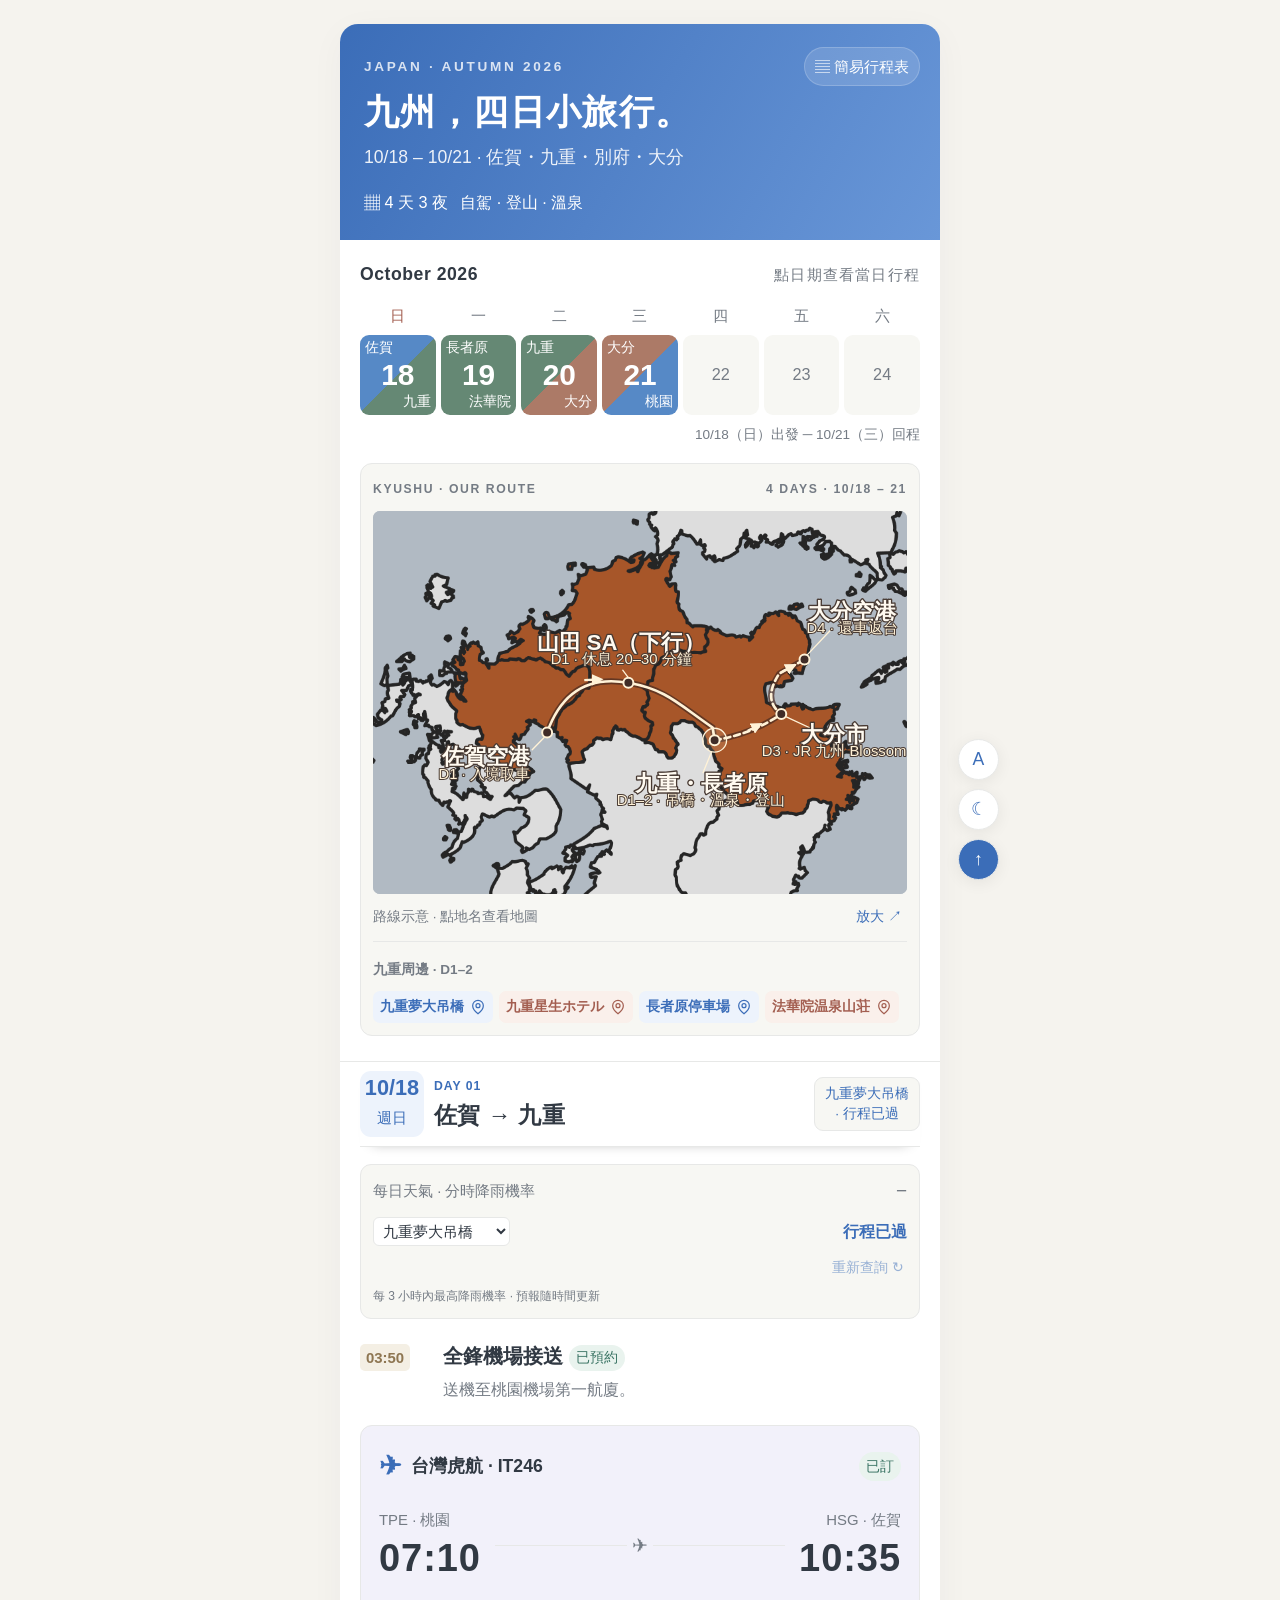
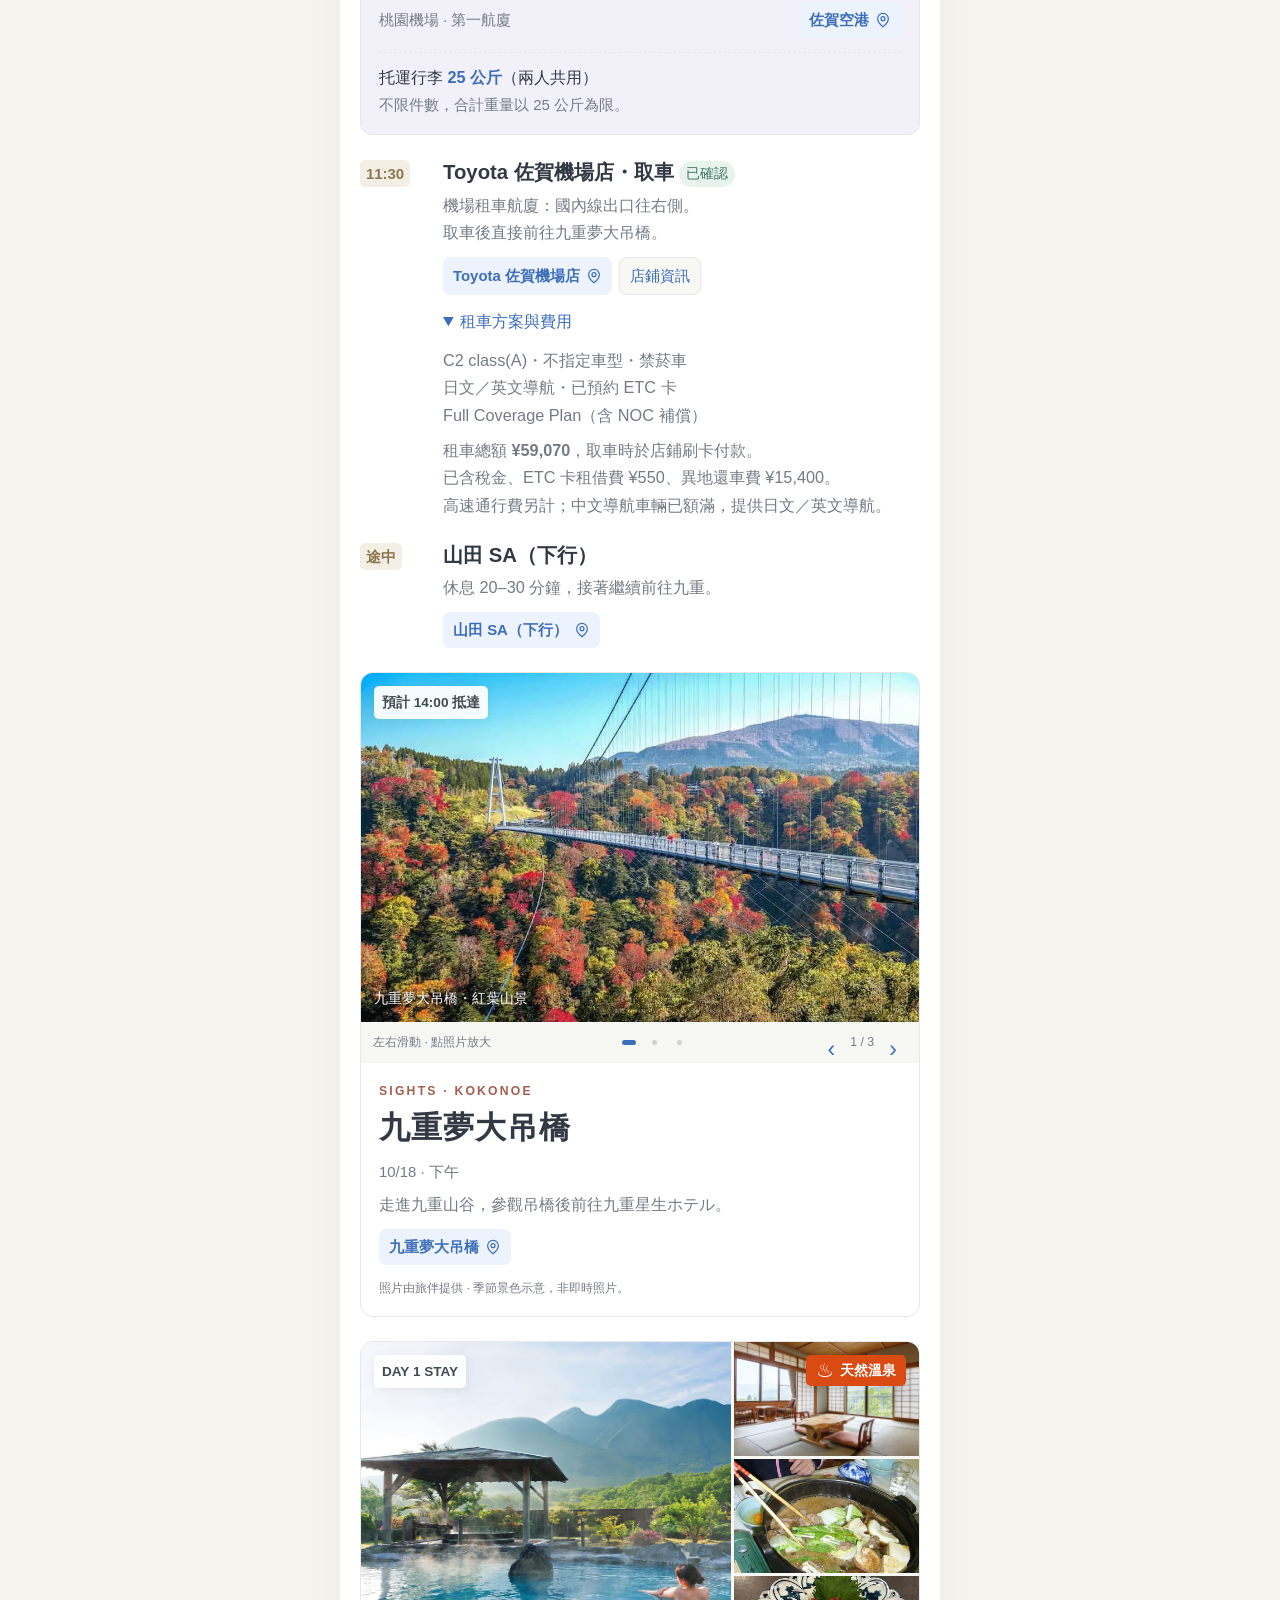
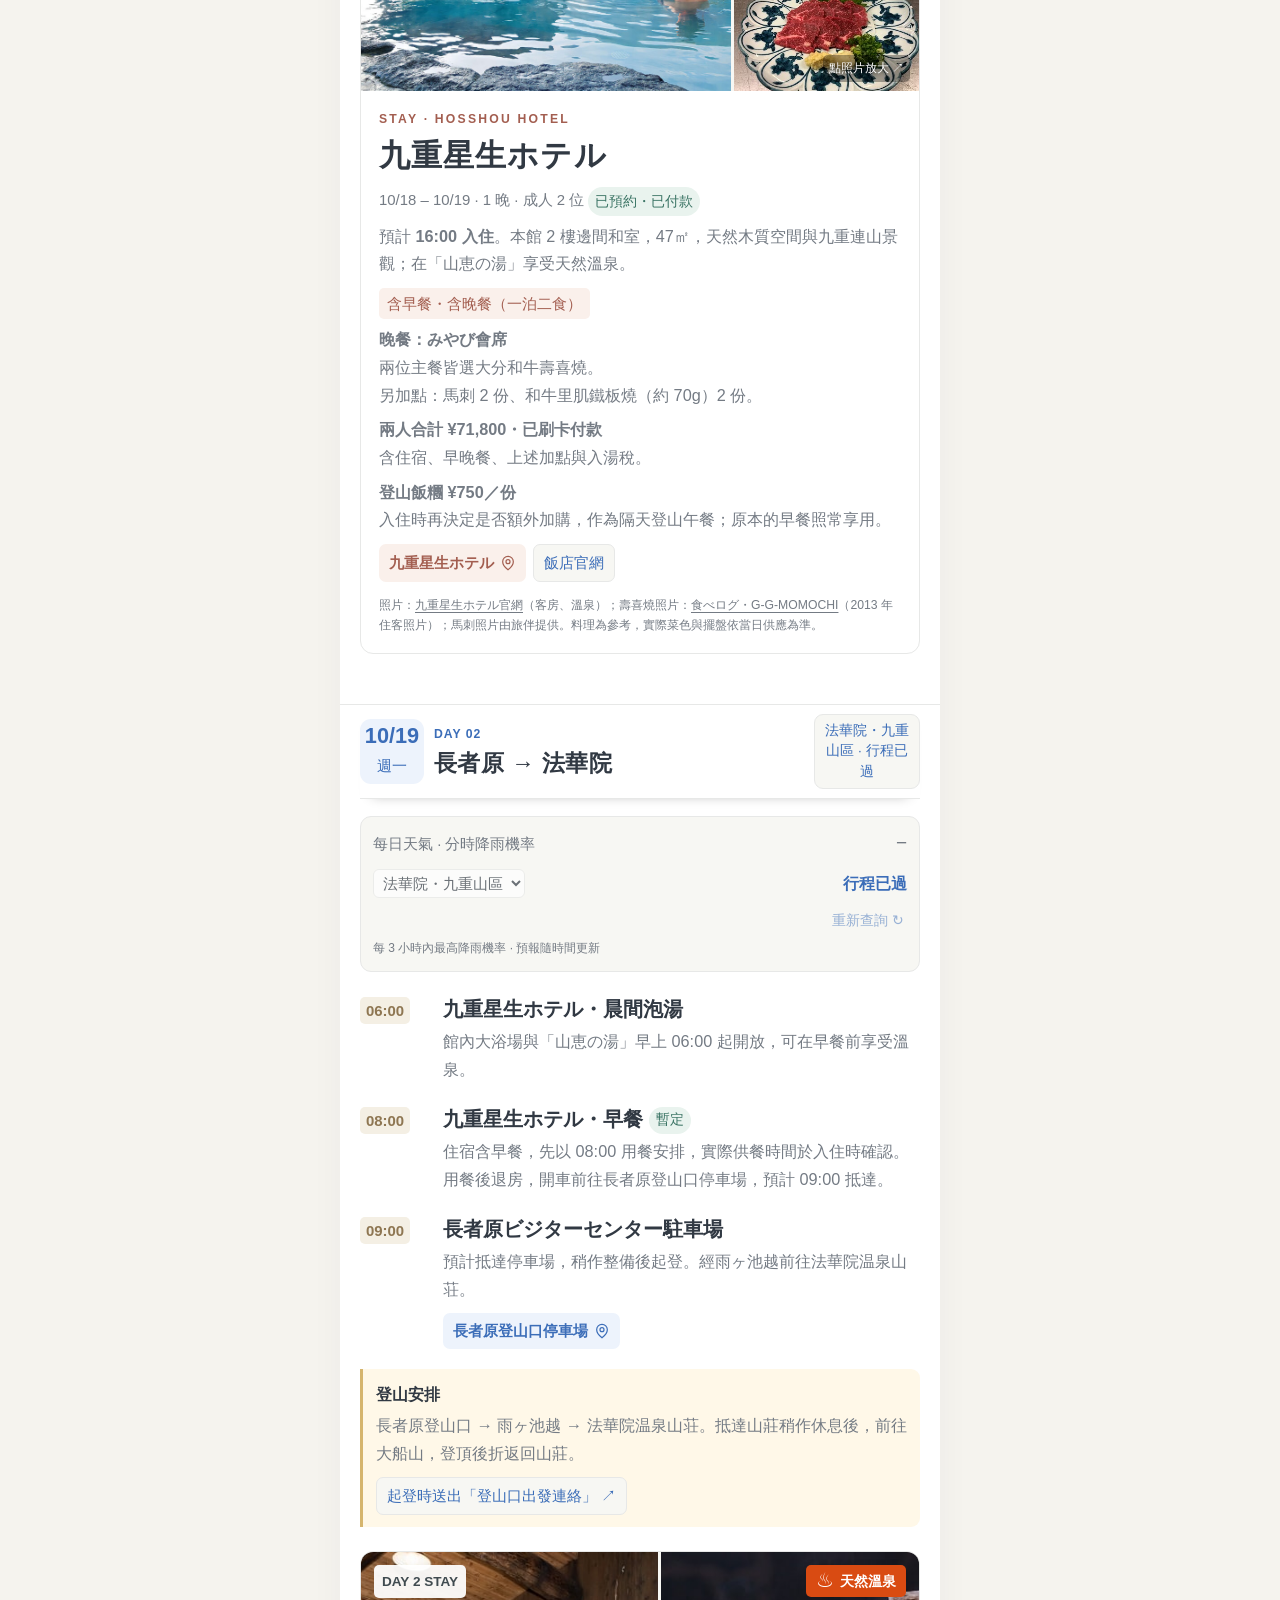
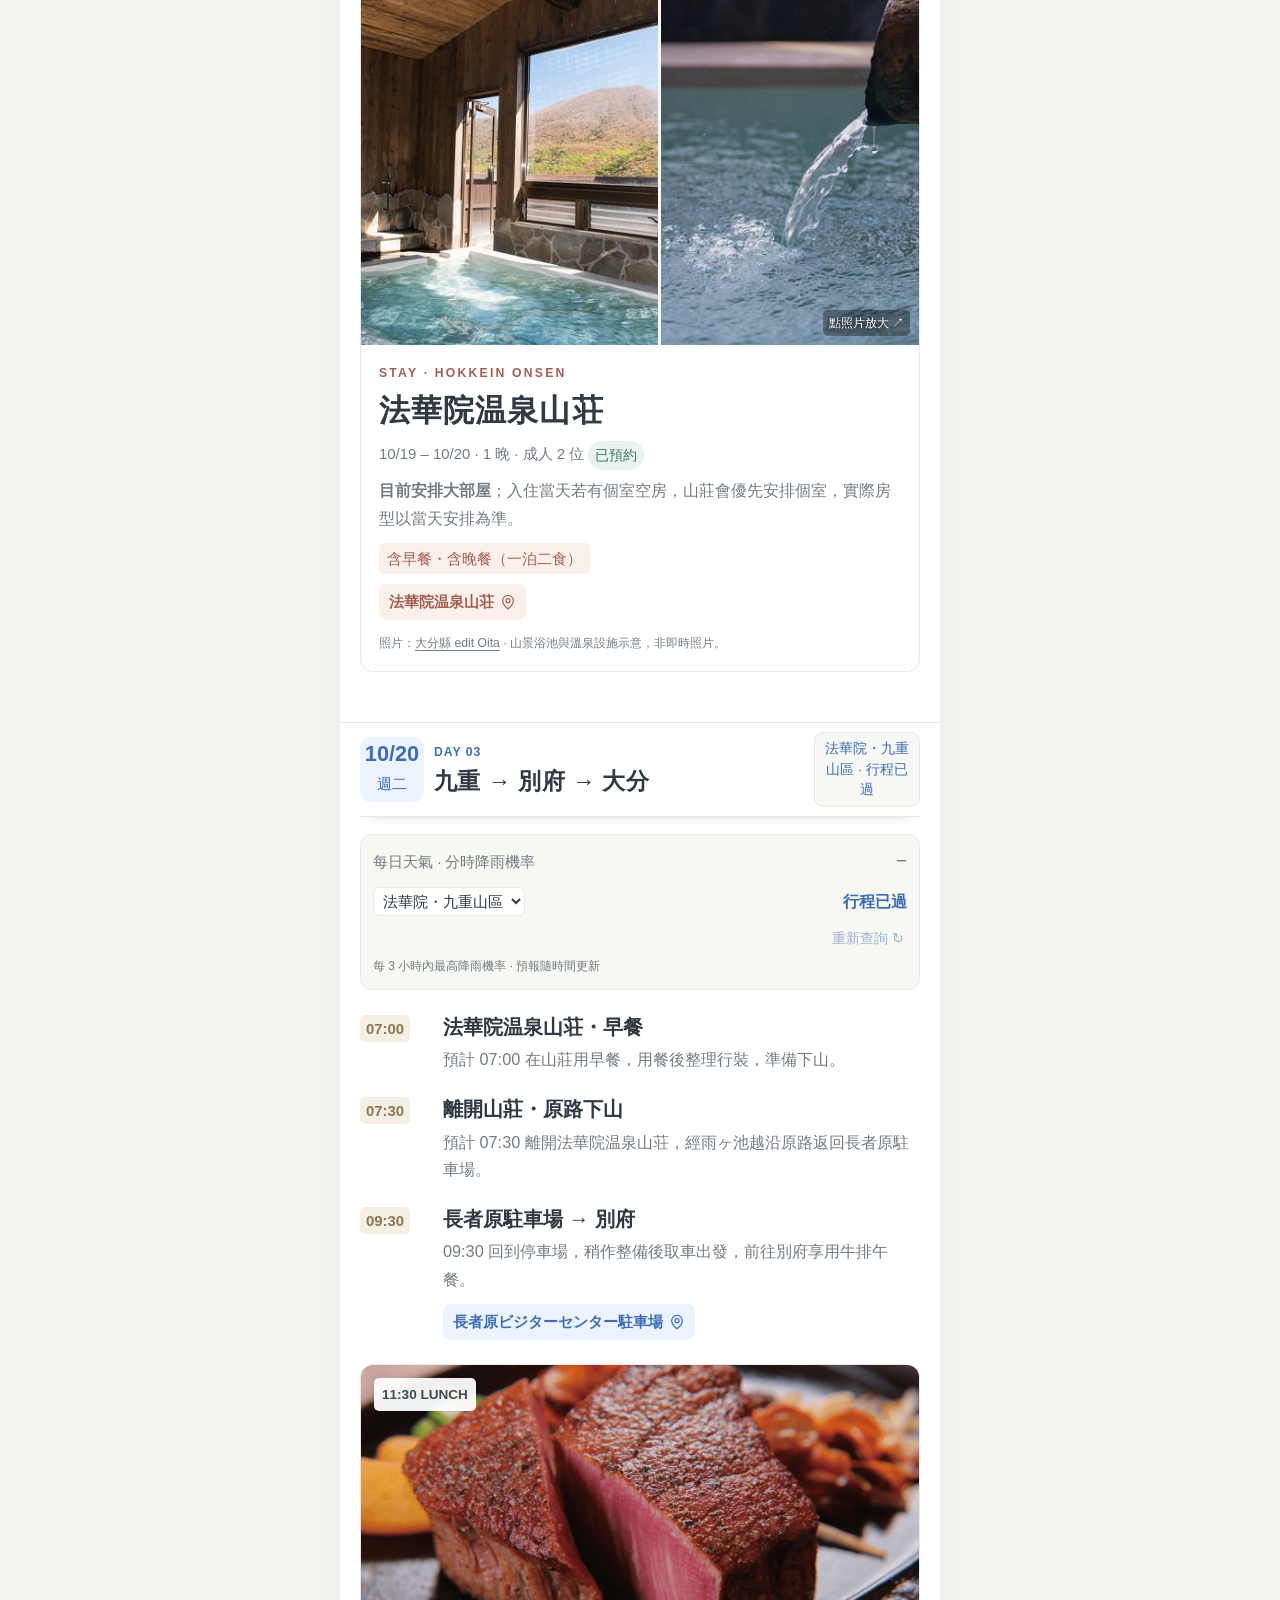
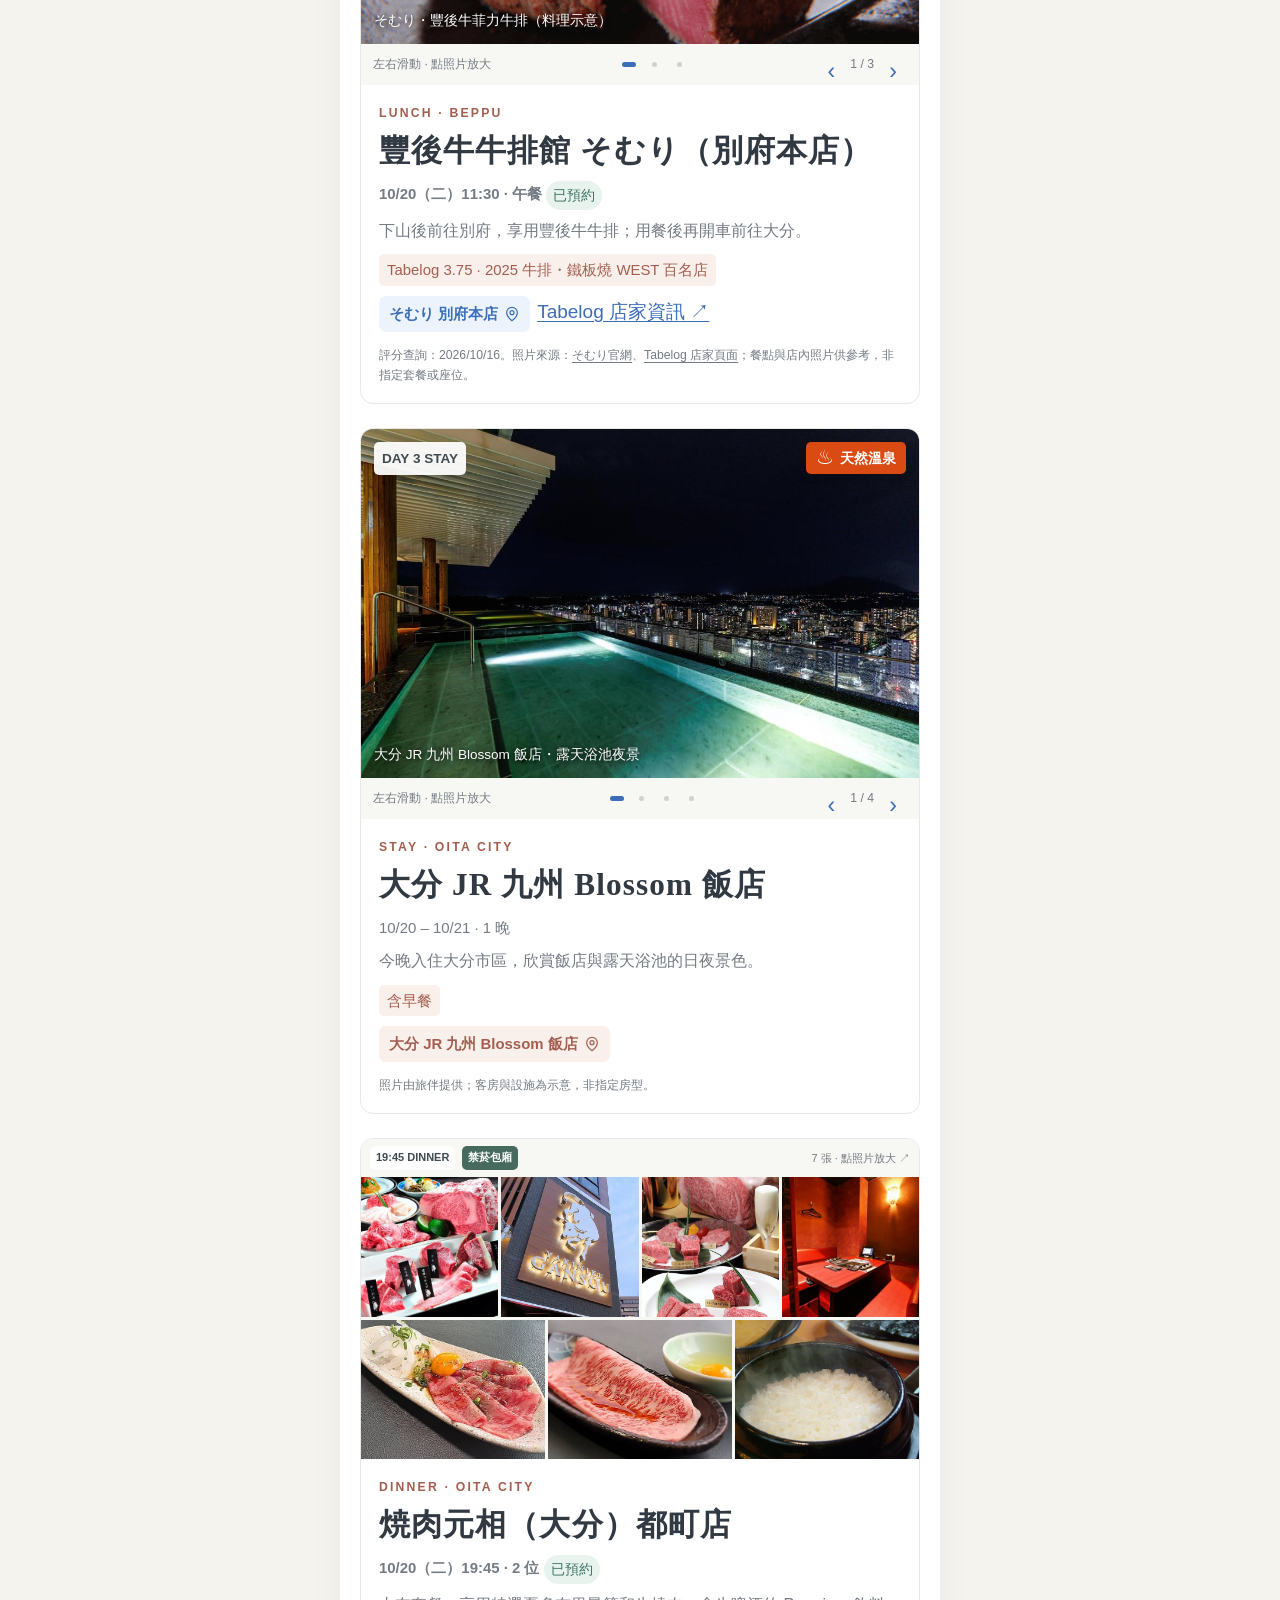
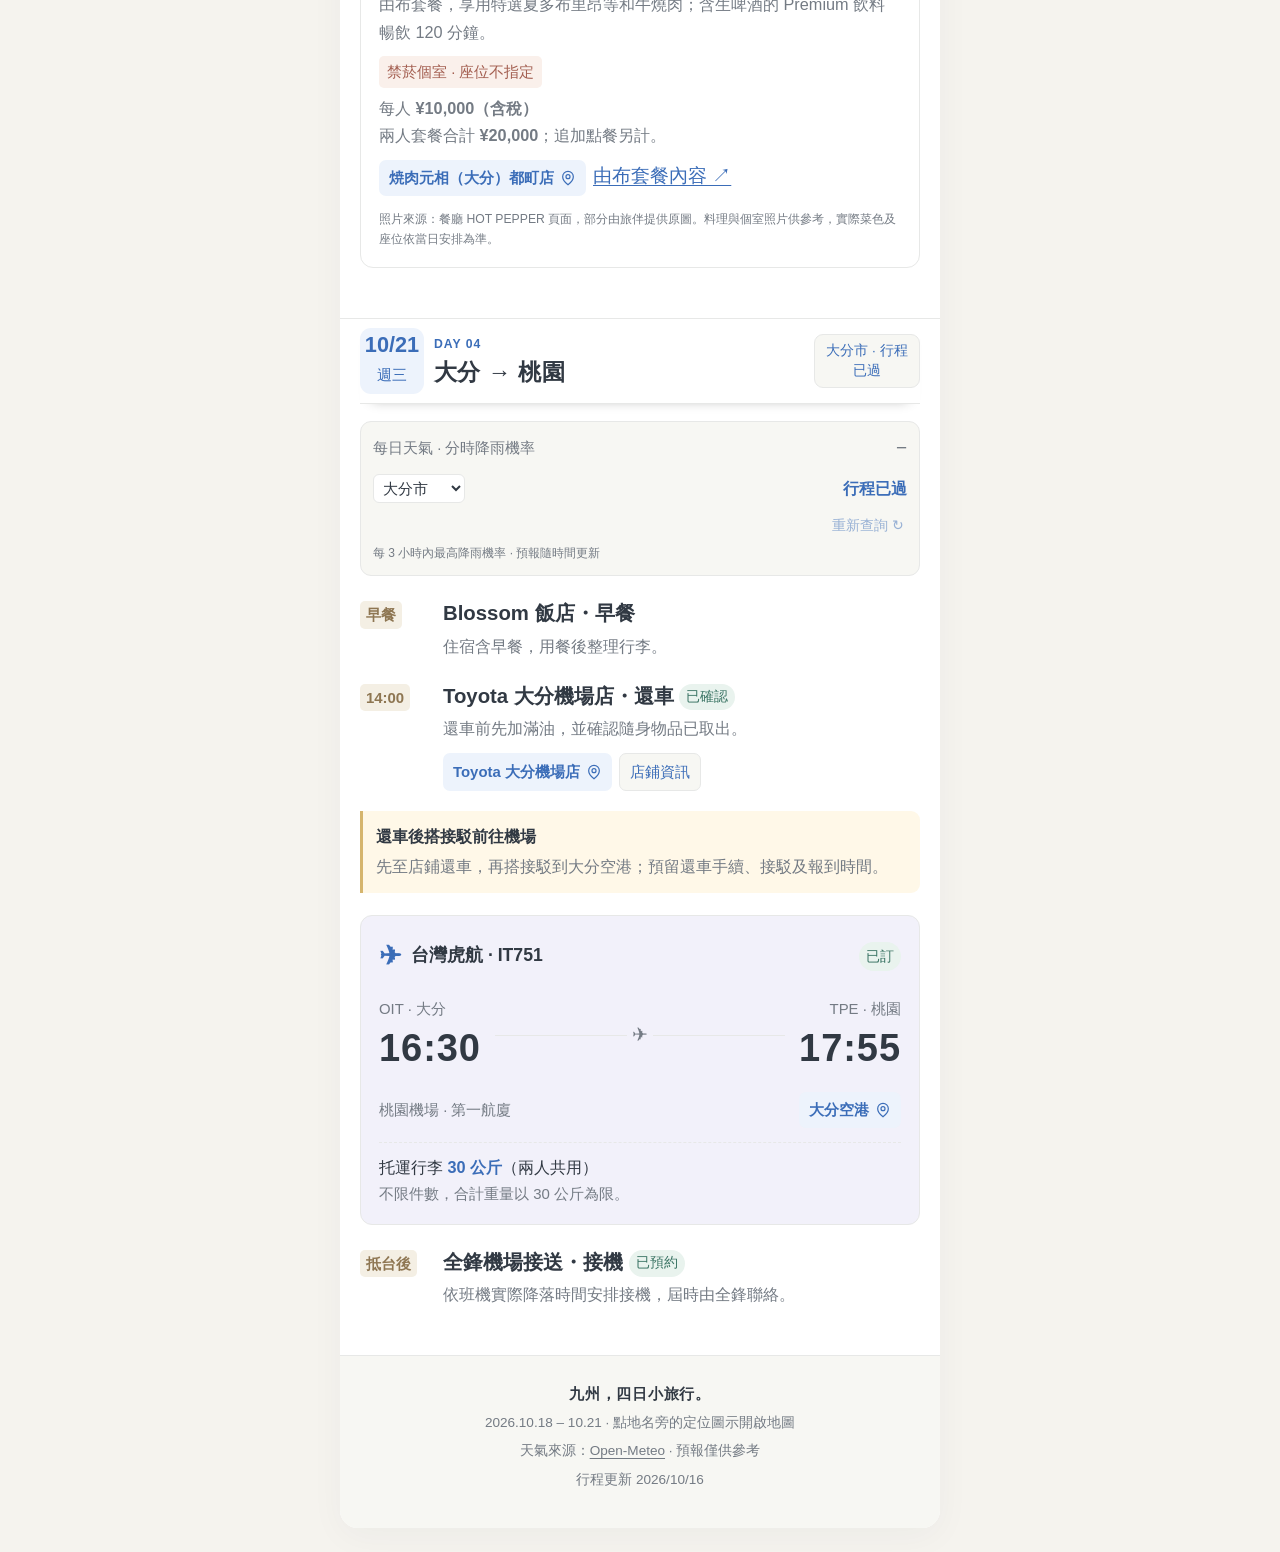
<file: index.html>
<!doctype html><html lang="zh-Hant"><head><meta charset="utf-8"><meta name="viewport" content="width=device-width,initial-scale=1"><meta name="theme-color" content="#3b6db8"><meta name="description" content="2026 年 10 月 18 至 21 日九州四日行程：佐賀、九重、別府、大分。航班、租車、住宿、照片與每日天氣。"><title>九州四日旅 · 2026/10/18–21</title><script>try{var t=localStorage.getItem('trip-2026-10-theme');document.documentElement.dataset.theme=t==='dark'?'dark':'light';var s=localStorage.getItem('trip-2026-10-scale');if(['1','1.12','1.24'].includes(s)){document.documentElement.dataset.scale=s;document.documentElement.style.setProperty('--scale',s);}}catch(e){}</script><link rel="stylesheet" href="styles.css?v=20261016-somuri"></head><body id="top"><div class="container"><header class="hero"><span class="eyebrow">JAPAN · AUTUMN 2026</span><a class="view-link" href="summary.html">▤ 簡易行程表</a><h1>九州，四日小旅行。</h1><p>10/18 – 10/21 · 佐賀・九重・別府・大分</p><div class="hero-meta"><span>▦ 4 天 3 夜</span><span>自駕 · 登山 · 溫泉</span></div></header><nav class="calendar" aria-label="每日行程"><div class="section-caption"><strong>October 2026</strong><span>點日期查看當日行程</span></div><div class="week" aria-hidden="true"><span>日</span><span>一</span><span>二</span><span>三</span><span>四</span><span>五</span><span>六</span></div><div class="calendar-grid"><a class="cal-day" href="#day1" aria-label="10/18 星期日 佐賀到九重"><span class="cal-from">佐賀</span><b>18</b><span class="cal-to">九重</span></a><a class="cal-day" href="#day2" aria-label="10/19 星期一 九重登山"><span class="cal-from">長者原</span><b>19</b><span class="cal-to">法華院</span></a><a class="cal-day" href="#day3" aria-label="10/20 星期二 大分"><span class="cal-from">九重</span><b>20</b><span class="cal-to">大分</span></a><a class="cal-day" href="#day4" aria-label="10/21 星期三 回台灣"><span class="cal-from">大分</span><b>21</b><span class="cal-to">桃園</span></a><span class="cal-empty">22</span><span class="cal-empty">23</span><span class="cal-empty">24</span></div><div class="calendar-note">10/18（日）出發 ─ 10/21（三）回程</div></nav><section class="route-map" aria-label="九州行程地圖"><div class="route-map-head"><span>KYUSHU · OUR ROUTE</span><span>4 DAYS · 10/18 – 21</span></div><div class="kyushu-map"><img src="images/kyushu-route-base.png" alt="佐賀、福岡、大分三縣底圖" width="1610" height="1156"><svg class="kyushu-overlay" viewBox="0 0 1610 1156" xmlns="http://www.w3.org/2000/svg" aria-label="九州四日行程路線：佐賀空港、山田服務區、九重、大分市、大分空港"><defs><marker id="map-arrow" markerWidth="5" markerHeight="5" refX="3" refY="2.5" orient="auto"><path d="M0 0L5 2.5L0 5Z" fill="#fff2d7"/></marker></defs><g aria-hidden="true"><path class="map-line-under" d="M525 668 C570 540 657 498 770 518 S918 580 1024 653 L1030 691 Q1145 672 1231 612 Q1173 570 1225 490 L1301 448"/><path class="map-line" d="M525 668 C570 540 657 498 770 518 S918 580 1024 653 L1030 691"/><path class="map-line map-later" d="M1030 691 Q1145 672 1231 612 Q1173 570 1225 490 L1301 448"/><path class="map-direction" d="M637 510 L681 508" marker-end="url(#map-arrow)"/><path class="map-direction" d="M1130 663 L1162 646" marker-end="url(#map-arrow)"/><path class="map-direction" d="M1235 484 L1265 468" marker-end="url(#map-arrow)"/></g><a href="https://www.google.com/maps/search/?api=1&amp;query=%E4%BD%90%E8%B3%80%E7%A9%BA%E6%B8%AF" target="_blank" rel="noopener noreferrer" aria-label="佐賀空港地圖"><title>佐賀空港 · D1 · 入境取車</title><circle class="map-hit" cx="525" cy="668" r="50"/><path class="map-leader" d="M516 683 L480 720"/><circle class="map-node" cx="525" cy="668" r="15"/><text class="map-place" x="473" y="764" text-anchor="end">佐賀空港</text><text class="map-day" x="473" y="807" text-anchor="end">D1 · 入境取車</text></a><a href="https://maps.app.goo.gl/qr6r1aG6EDc47FmD8" target="_blank" rel="noopener noreferrer" aria-label="山田 SA（下行）地圖"><title>山田 SA（下行） · D1 · 休息 20–30 分鐘</title><circle class="map-hit" cx="770" cy="518" r="50"/><path class="map-leader" d="M768 500 L753 480"/><circle class="map-node" cx="770" cy="518" r="15"/><text class="map-place" x="748" y="418" text-anchor="middle">山田 SA（下行）</text><text class="map-day" x="748" y="461" text-anchor="middle">D1 · 休息 20–30 分鐘</text></a><a href="#route-mountain-stops" aria-label="九重・長者原周邊地點"><title>九重・長者原 · D1–2 · 吊橋・溫泉・登山</title><circle class="map-hit" cx="1030" cy="691" r="50"/><path class="map-leader" d="M1020 728 L995 789"/><circle class="map-ring" cx="1030" cy="691" r="36"/><circle class="map-node" cx="1030" cy="691" r="15"/><text class="map-place" x="988" y="844" text-anchor="middle">九重・長者原</text><text class="map-day" x="988" y="887" text-anchor="middle">D1–2 · 吊橋・溫泉・登山</text></a><a href="https://maps.app.goo.gl/UFtnb4A1TBKKUvmF8" target="_blank" rel="noopener noreferrer" aria-label="大分市地圖"><title>大分市 · D3 · JR 九州 Blossom</title><circle class="map-hit" cx="1231" cy="612" r="50"/><path class="map-leader" d="M1246 621 L1333 661"/><circle class="map-node" cx="1231" cy="612" r="15"/><text class="map-place" x="1390" y="696" text-anchor="middle">大分市</text><text class="map-day" x="1390" y="739" text-anchor="middle">D3 · JR 九州 Blossom</text></a><a href="https://www.google.com/maps/search/?api=1&amp;query=%E5%A4%A7%E5%88%86%E7%A9%BA%E6%B8%AF" target="_blank" rel="noopener noreferrer" aria-label="大分空港地圖"><title>大分空港 · D4 · 還車返台</title><circle class="map-hit" cx="1301" cy="448" r="50"/><path class="map-leader" d="M1310 433 L1380 359"/><circle class="map-node" cx="1301" cy="448" r="15"/><text class="map-place" x="1445" y="325" text-anchor="middle">大分空港</text><text class="map-day" x="1445" y="368" text-anchor="middle">D4 · 還車返台</text></a></svg></div><div class="route-map-note"><span>路線示意 · 點地名查看地圖</span><a href="images/kyushu-route-base.png" class="map-expand" target="_blank" rel="noopener noreferrer" aria-label="放大行程路線圖">放大 ↗</a></div><div class="route-mountain-stops" id="route-mountain-stops"><span class="mountain-caption">九重周邊 · D1–2</span><div class="links"><a href="https://maps.app.goo.gl/gnzkUsRZPtLk5ugy9" target="_blank" rel="noopener noreferrer" class="map-link">九重夢大吊橋<svg viewBox="0 0 24 24" fill="none" stroke="currentColor" stroke-width="1.8" aria-hidden="true"><path d="M20 10c0 6-8 12-8 12S4 16 4 10a8 8 0 1 1 16 0Z"/><circle cx="12" cy="10" r="3"/></svg></a><a href="https://www.google.com/maps/search/?api=1&amp;query=%E4%B9%9D%E9%87%8D%E6%98%9F%E7%94%9F%E3%83%9B%E3%83%86%E3%83%AB%20%E5%A4%A7%E5%88%86%E7%9C%8C%E7%8E%96%E7%8F%A0%E9%83%A1%E4%B9%9D%E9%87%8D%E7%94%BA%E7%94%B0%E9%87%8E230" target="_blank" rel="noopener noreferrer" class="map-link stay-link">九重星生ホテル<svg viewBox="0 0 24 24" fill="none" stroke="currentColor" stroke-width="1.8" aria-hidden="true"><path d="M20 10c0 6-8 12-8 12S4 16 4 10a8 8 0 1 1 16 0Z"/><circle cx="12" cy="10" r="3"/></svg></a><a href="https://maps.app.goo.gl/Dajvcyd1RRqne4A86" target="_blank" rel="noopener noreferrer" class="map-link">長者原停車場<svg viewBox="0 0 24 24" fill="none" stroke="currentColor" stroke-width="1.8" aria-hidden="true"><path d="M20 10c0 6-8 12-8 12S4 16 4 10a8 8 0 1 1 16 0Z"/><circle cx="12" cy="10" r="3"/></svg></a><a href="https://maps.app.goo.gl/927fi7xS3Q4PLwQB8" target="_blank" rel="noopener noreferrer" class="map-link stay-link">法華院温泉山荘<svg viewBox="0 0 24 24" fill="none" stroke="currentColor" stroke-width="1.8" aria-hidden="true"><path d="M20 10c0 6-8 12-8 12S4 16 4 10a8 8 0 1 1 16 0Z"/><circle cx="12" cy="10" r="3"/></svg></a></div></div></section><main><section class="day" id="day1"><header class="day-header"><div class="day-num"><strong>10/18</strong><small>週日</small></div><div class="day-title"><div class="d-tag">DAY 01</div><h2>佐賀 → 九重</h2><p class="sub">取車出發 · 山谷吊橋 · 溫泉旅館</p></div><a class="weather-mini" data-weather-for="day1" href="#weather-detail-day1" aria-label="查看10/18天氣">天氣查詢中</a></header><details class="weather-details" open id="weather-detail-day1"><summary>每日天氣 · 分時降雨機率</summary><div class="weather-panel" id="weather-day1" data-date="2026-10-18" data-locations="[{&quot;name&quot;: &quot;九重夢大吊橋&quot;, &quot;lat&quot;: 33.1727765, &quot;lon&quot;: 131.2255586}, {&quot;name&quot;: &quot;九重星生ホテル&quot;, &quot;lat&quot;: 33.11160524, &quot;lon&quot;: 131.2257196}]"><div class="weather-top"><select class="weather-location" aria-label="10/18 天氣地點"></select><div class="weather-main" role="status">查詢中…</div></div><div class="rain-grid"></div><div class="weather-foot"><span class="weather-updated"></span><button type="button" class="weather-refresh">重新查詢 ↻</button></div><p class="weather-hint">每 3 小時內最高降雨機率 · 預報隨時間更新</p></div></details><div class="spot"><div class="spot-time"><b>03:50</b></div><div class="spot-body"><h3>全鋒機場接送 <span class="status">已預約</span></h3><p>送機至桃園機場第一航廈。</p></div></div><article class="flight-card" aria-label="去程航班 IT246"><div class="flight-head"><span class="plane" aria-hidden="true">✈</span><span>台灣虎航 · IT246</span><span class="status">已訂</span></div><div class="flight-route"><div class="flight-end"><small>TPE · 桃園</small><strong>07:10</strong></div><span class="flight-arrow" aria-hidden="true">✈</span><div class="flight-end"><small>HSG · 佐賀</small><strong>10:35</strong></div></div><div class="flight-foot"><span>桃園機場 · 第一航廈</span><a class="map-link" href="https://www.google.com/maps/search/?api=1&amp;query=%E4%BD%90%E8%B3%80%E7%A9%BA%E6%B8%AF" target="_blank" rel="noopener noreferrer">佐賀空港<svg viewBox="0 0 24 24" fill="none" stroke="currentColor" stroke-width="1.8" aria-hidden="true"><path d="M20 10c0 6-8 12-8 12S4 16 4 10a8 8 0 1 1 16 0Z"/><circle cx="12" cy="10" r="3"/></svg></a></div><div class="baggage">托運行李 <strong>25 公斤</strong>（兩人共用）<small>不限件數，合計重量以 25 公斤為限。</small></div></article><div class="spot"><div class="spot-time"><b>11:30</b></div><div class="spot-body"><h3>Toyota 佐賀機場店・取車 <span class="status">已確認</span></h3><p>機場租車航廈：國內線出口往右側。<br>取車後直接前往九重夢大吊橋。</p><div class="links"><a class="map-link" href="https://www.google.com/maps/search/?api=1&amp;query=%E3%83%88%E3%83%A8%E3%82%BF%E3%83%AC%E3%83%B3%E3%82%BF%E3%82%AB%E3%83%BC%20%E4%BD%90%E8%B3%80%E7%A9%BA%E6%B8%AF%E5%BA%97%20%E4%BD%90%E8%B3%80%E5%B8%82%E5%B7%9D%E5%89%AF%E7%94%BA%E5%A4%A7%E5%AD%97%E7%8A%AC%E4%BA%95%E9%81%939476-187" target="_blank" rel="noopener noreferrer">Toyota 佐賀機場店<svg viewBox="0 0 24 24" fill="none" stroke="currentColor" stroke-width="1.8" aria-hidden="true"><path d="M20 10c0 6-8 12-8 12S4 16 4 10a8 8 0 1 1 16 0Z"/><circle cx="12" cy="10" r="3"/></svg></a><a class="soft-link" href="https://rent.toyota.co.jp/shop/detail.aspx?eCode=022&amp;rCode=68201" target="_blank" rel="noopener noreferrer">店鋪資訊</a></div><details class="rental-details" open><summary>租車方案與費用</summary><p>C2 class(A)・不指定車型・禁菸車<br>日文／英文導航・已預約 ETC 卡<br>Full Coverage Plan（含 NOC 補償）</p><p>租車總額 <strong>¥59,070</strong>，取車時於店鋪刷卡付款。<br>已含稅金、ETC 卡租借費 ¥550、異地還車費 ¥15,400。<br>高速通行費另計；中文導航車輛已額滿，提供日文／英文導航。</p></details></div></div><div class="spot"><div class="spot-time"><b>途中</b></div><div class="spot-body"><h3>山田 SA（下行）</h3><p>休息 20–30 分鐘，接著繼續前往九重。</p><div class="links"><a class="map-link" href="https://maps.app.goo.gl/qr6r1aG6EDc47FmD8" target="_blank" rel="noopener noreferrer">山田 SA（下行）<svg viewBox="0 0 24 24" fill="none" stroke="currentColor" stroke-width="1.8" aria-hidden="true"><path d="M20 10c0 6-8 12-8 12S4 16 4 10a8 8 0 1 1 16 0Z"/><circle cx="12" cy="10" r="3"/></svg></a></div></div></div><article class="feature" id="bridge"><div data-carousel><div class="photo-area"><div class="carousel-track" aria-label="九重夢大吊橋照片，可左右滑動"><div class="carousel-slide"><button type="button" class="photo" aria-label="放大九重夢大吊橋・紅葉山景"><img src="images/yume-bridge-hq-3.jpg" alt="九重夢大吊橋・紅葉山景" loading="lazy" width="1000" height="668"></button><span class="carousel-caption">九重夢大吊橋・紅葉山景</span></div><div class="carousel-slide"><button type="button" class="photo" aria-label="放大九重夢大吊橋・秋日吊橋"><img src="images/yume-bridge-hq-2.jpg" alt="九重夢大吊橋・秋日吊橋" loading="lazy" width="1024" height="768"></button><span class="carousel-caption">九重夢大吊橋・秋日吊橋</span></div><div class="carousel-slide"><button type="button" class="photo" aria-label="放大九重夢大吊橋・綠意山谷"><img src="images/yume-bridge-hq-1.jpg" alt="九重夢大吊橋・綠意山谷" loading="lazy" width="860" height="494"></button><span class="carousel-caption">九重夢大吊橋・綠意山谷</span></div></div><span class="photo-badge">預計 14:00 抵達</span></div><div class="carousel-controls"><span>左右滑動 · 點照片放大</span><div class="carousel-dots"><button type="button" class="carousel-dot" aria-label="九重夢大吊橋 第 1 張" aria-pressed="true"></button><button type="button" class="carousel-dot" aria-label="九重夢大吊橋 第 2 張" aria-pressed="false"></button><button type="button" class="carousel-dot" aria-label="九重夢大吊橋 第 3 張" aria-pressed="false"></button></div><div class="carousel-nav"><button class="carousel-step" data-prev aria-label="bridge 上一張">‹</button><span data-counter>1 / 3</span><button class="carousel-step" data-next aria-label="bridge 下一張">›</button></div></div></div><div class="feature-body"><div class="kicker">SIGHTS · KOKONOE</div><h3>九重夢大吊橋</h3><div class="stay-dates">10/18 · 下午</div><p>走進九重山谷，參觀吊橋後前往九重星生ホテル。</p><div class="links"><a class="map-link" href="https://maps.app.goo.gl/gnzkUsRZPtLk5ugy9" target="_blank" rel="noopener noreferrer">九重夢大吊橋<svg viewBox="0 0 24 24" fill="none" stroke="currentColor" stroke-width="1.8" aria-hidden="true"><path d="M20 10c0 6-8 12-8 12S4 16 4 10a8 8 0 1 1 16 0Z"/><circle cx="12" cy="10" r="3"/></svg></a></div><p class="credit">照片由旅伴提供 · 季節景色示意，非即時照片。</p></div></article><article class="feature" id="hosshou"><div class="photo-area"><div class="photo-grid one-three"><button type="button" class="photo" aria-label="放大九重星生ホテル・山恵の湯"><img src="images/hosshou-onsen.jpg" alt="九重星生ホテル・山恵の湯" loading="lazy" width="1024" height="777"></button><button type="button" class="photo" aria-label="放大九重星生ホテル・本館 2 樓邊間和室"><img src="images/hosshou-room.jpg" alt="九重星生ホテル・本館 2 樓邊間和室" loading="lazy" width="1800" height="960"></button><button type="button" class="photo" aria-label="放大九重星生ホテル・壽喜燒參考照片"><img src="images/hosshou-sukiyaki.jpg" alt="九重星生ホテル・壽喜燒參考照片" loading="lazy" width="640" height="480"></button><button type="button" class="photo" aria-label="放大九重星生ホテル・晚餐加購馬刺（已訂 2 份）"><img src="images/hosshou-basashi.jpg" alt="九重星生ホテル・晚餐加購馬刺（已訂 2 份）" loading="lazy" width="363" height="273"></button></div><span class="photo-badge">DAY 1 STAY</span><span class="photo-badge right onsen-badge"><span class="onsen-symbol" aria-hidden="true">♨</span>天然溫泉</span><span class="photo-hint">點照片放大 ↗</span></div><div class="feature-body"><div class="kicker">STAY · HOSSHOU HOTEL</div><h3>九重星生ホテル</h3><div class="stay-dates">10/18 – 10/19 · 1 晚 · 成人 2 位 <span class="status">已預約・已付款</span></div><p>預計 <strong>16:00 入住</strong>。本館 2 樓邊間和室，47㎡，天然木質空間與九重連山景觀；在「山恵の湯」享受天然溫泉。</p><div class="meal-tag">含早餐・含晚餐（一泊二食）</div><p><strong>晚餐：みやび會席</strong><br>兩位主餐皆選大分和牛壽喜燒。<br>另加點：馬刺 2 份、和牛里肌鐵板燒（約 70g）2 份。</p><p><strong>兩人合計 ¥71,800・已刷卡付款</strong><br>含住宿、早晚餐、上述加點與入湯稅。</p><p><strong>登山飯糰 ¥750／份</strong><br>入住時再決定是否額外加購，作為隔天登山午餐；原本的早餐照常享用。</p><div class="links"><a class="map-link stay-link" href="https://www.google.com/maps/search/?api=1&amp;query=%E4%B9%9D%E9%87%8D%E6%98%9F%E7%94%9F%E3%83%9B%E3%83%86%E3%83%AB%20%E5%A4%A7%E5%88%86%E7%9C%8C%E7%8E%96%E7%8F%A0%E9%83%A1%E4%B9%9D%E9%87%8D%E7%94%BA%E7%94%B0%E9%87%8E230" target="_blank" rel="noopener noreferrer">九重星生ホテル<svg viewBox="0 0 24 24" fill="none" stroke="currentColor" stroke-width="1.8" aria-hidden="true"><path d="M20 10c0 6-8 12-8 12S4 16 4 10a8 8 0 1 1 16 0Z"/><circle cx="12" cy="10" r="3"/></svg></a><a class="soft-link" href="https://hosshouhotel.co.jp/" target="_blank" rel="noopener noreferrer">飯店官網</a></div><p class="credit">照片：<a href="https://hosshouhotel.co.jp/" target="_blank" rel="noopener noreferrer">九重星生ホテル官網</a>（客房、溫泉）；壽喜燒照片：<a href="https://tabelog.com/oita/A4404/A440404/44009981/dtlrvwlst/" target="_blank" rel="noopener noreferrer">食べログ・G‐G-MOMOCHI</a>（2013 年住客照片）；馬刺照片由旅伴提供。料理為參考，實際菜色與擺盤依當日供應為準。</p></div></article></section><section class="day" id="day2"><header class="day-header"><div class="day-num"><strong>10/19</strong><small>週一</small></div><div class="day-title"><div class="d-tag">DAY 02</div><h2>長者原 → 法華院</h2><p class="sub">早餐後上山 · 今晚住溫泉山莊</p></div><a class="weather-mini" data-weather-for="day2" href="#weather-detail-day2" aria-label="查看10/19天氣">天氣查詢中</a></header><details class="weather-details" open id="weather-detail-day2"><summary>每日天氣 · 分時降雨機率</summary><div class="weather-panel" id="weather-day2" data-date="2026-10-19" data-locations="[{&quot;name&quot;: &quot;法華院・九重山區&quot;, &quot;lat&quot;: 33.0963163, &quot;lon&quot;: 131.2554062}]"><div class="weather-top"><select class="weather-location" aria-label="10/19 天氣地點"></select><div class="weather-main" role="status">查詢中…</div></div><div class="rain-grid"></div><div class="weather-foot"><span class="weather-updated"></span><button type="button" class="weather-refresh">重新查詢 ↻</button></div><p class="weather-hint">每 3 小時內最高降雨機率 · 預報隨時間更新</p></div></details><div class="spot"><div class="spot-time"><b>06:00</b></div><div class="spot-body"><h3>九重星生ホテル・晨間泡湯</h3><p>館內大浴場與「山恵の湯」早上 06:00 起開放，可在早餐前享受溫泉。</p></div></div><div class="spot"><div class="spot-time"><b>08:00</b></div><div class="spot-body"><h3>九重星生ホテル・早餐 <span class="status">暫定</span></h3><p>住宿含早餐，先以 08:00 用餐安排，實際供餐時間於入住時確認。用餐後退房，開車前往長者原登山口停車場，預計 09:00 抵達。</p></div></div><div class="spot"><div class="spot-time"><b>09:00</b></div><div class="spot-body"><h3>長者原ビジターセンター駐車場</h3><p>預計抵達停車場，稍作整備後起登。經雨ヶ池越前往法華院温泉山荘。</p><div class="links"><a class="map-link" href="https://maps.app.goo.gl/Dajvcyd1RRqne4A86" target="_blank" rel="noopener noreferrer">長者原登山口停車場<svg viewBox="0 0 24 24" fill="none" stroke="currentColor" stroke-width="1.8" aria-hidden="true"><path d="M20 10c0 6-8 12-8 12S4 16 4 10a8 8 0 1 1 16 0Z"/><circle cx="12" cy="10" r="3"/></svg></a></div></div></div><aside class="tip"><strong>登山安排</strong>長者原登山口 → 雨ヶ池越 → 法華院温泉山荘。抵達山莊稍作休息後，前往大船山，登頂後折返回山莊。<div class="links"><a class="soft-link" href="https://tetto910.com/page-4711/" target="_blank" rel="noopener noreferrer">起登時送出「登山口出發連絡」 ↗</a></div></aside><article class="feature" id="hokkein"><div class="photo-area"><div class="photo-grid two"><button type="button" class="photo" aria-label="放大法華院温泉山荘・山景浴池"><img src="images/hokkein-bath.jpg" alt="法華院温泉山荘・山景浴池" loading="lazy" width="900" height="675"></button><button type="button" class="photo" aria-label="放大法華院温泉山荘・溫泉"><img src="images/hokkein-view.jpg" alt="法華院温泉山荘・溫泉" loading="lazy" width="900" height="675"></button></div><span class="photo-badge">DAY 2 STAY</span><span class="photo-badge right onsen-badge"><span class="onsen-symbol" aria-hidden="true">♨</span>天然溫泉</span><span class="photo-hint">點照片放大 ↗</span></div><div class="feature-body"><div class="kicker">STAY · HOKKEIN ONSEN</div><h3>法華院温泉山荘</h3><div class="stay-dates">10/19 – 10/20 · 1 晚 · 成人 2 位 <span class="status">已預約</span></div><p><strong>目前安排大部屋</strong>；入住當天若有個室空房，山莊會優先安排個室，實際房型以當天安排為準。</p><div class="meal-tag">含早餐・含晚餐（一泊二食）</div><div class="links"><a class="map-link stay-link" href="https://maps.app.goo.gl/927fi7xS3Q4PLwQB8" target="_blank" rel="noopener noreferrer">法華院温泉山荘<svg viewBox="0 0 24 24" fill="none" stroke="currentColor" stroke-width="1.8" aria-hidden="true"><path d="M20 10c0 6-8 12-8 12S4 16 4 10a8 8 0 1 1 16 0Z"/><circle cx="12" cy="10" r="3"/></svg></a></div><p class="credit">照片：<a class="" href="https://edit.pref.oita.jp/news-columns/1470/" target="_blank" rel="noopener noreferrer">大分縣 edit Oita</a> · 山景浴池與溫泉設施示意，非即時照片。</p></div></article></section><section class="day" id="day3"><header class="day-header"><div class="day-num"><strong>10/20</strong><small>週二</small></div><div class="day-title"><div class="d-tag">DAY 03</div><h2>九重 → 別府 → 大分</h2><p class="sub">別府牛排午餐 · 大分住宿 · 19:45 燒肉</p></div><a class="weather-mini" data-weather-for="day3" href="#weather-detail-day3" aria-label="查看10/20天氣">天氣查詢中</a></header><details class="weather-details" open id="weather-detail-day3"><summary>每日天氣 · 分時降雨機率</summary><div class="weather-panel" id="weather-day3" data-date="2026-10-20" data-locations="[{&quot;name&quot;: &quot;法華院・九重山區&quot;, &quot;lat&quot;: 33.0963163, &quot;lon&quot;: 131.2554062}, {&quot;name&quot;: &quot;大分市&quot;, &quot;lat&quot;: 33.233334, &quot;lon&quot;: 131.607296}]"><div class="weather-top"><select class="weather-location" aria-label="10/20 天氣地點"></select><div class="weather-main" role="status">查詢中…</div></div><div class="rain-grid"></div><div class="weather-foot"><span class="weather-updated"></span><button type="button" class="weather-refresh">重新查詢 ↻</button></div><p class="weather-hint">每 3 小時內最高降雨機率 · 預報隨時間更新</p></div></details><div class="spot"><div class="spot-time"><b>07:00</b></div><div class="spot-body"><h3>法華院温泉山荘・早餐</h3><p>預計 07:00 在山莊用早餐，用餐後整理行裝，準備下山。</p></div></div><div class="spot"><div class="spot-time"><b>07:30</b></div><div class="spot-body"><h3>離開山莊・原路下山</h3><p>預計 07:30 離開法華院温泉山荘，經雨ヶ池越沿原路返回長者原駐車場。</p></div></div><div class="spot"><div class="spot-time"><b>09:30</b></div><div class="spot-body"><h3>長者原駐車場 → 別府</h3><p>09:30 回到停車場，稍作整備後取車出發，前往別府享用牛排午餐。</p><div class="links"><a class="map-link" href="https://maps.app.goo.gl/Dajvcyd1RRqne4A86" target="_blank" rel="noopener noreferrer">長者原ビジターセンター駐車場<svg viewBox="0 0 24 24" fill="none" stroke="currentColor" stroke-width="1.8" aria-hidden="true"><path d="M20 10c0 6-8 12-8 12S4 16 4 10a8 8 0 1 1 16 0Z"/><circle cx="12" cy="10" r="3"/></svg></a></div></div></div><article class="feature" id="somuri"><div data-carousel><div class="photo-area"><div class="carousel-track" aria-label="そむり照片，可左右滑動"><div class="carousel-slide"><button type="button" class="photo" aria-label="放大そむり・豐後牛菲力牛排（料理示意）"><img src="images/somuri-steak.png" alt="そむり・豐後牛菲力牛排（料理示意）" loading="lazy" width="651" height="438"></button><span class="carousel-caption">そむり・豐後牛菲力牛排（料理示意）</span></div><div class="carousel-slide"><button type="button" class="photo" aria-label="放大そむり・豐後牛沙朗牛排（料理示意）"><img src="images/somuri-sirloin.png" alt="そむり・豐後牛沙朗牛排（料理示意）" loading="lazy" width="657" height="438"></button><span class="carousel-caption">そむり・豐後牛沙朗牛排（料理示意）</span></div><div class="carousel-slide"><button type="button" class="photo" aria-label="放大そむり 別府本店・店內吧台"><img src="images/somuri-dining.jpg" alt="そむり 別府本店・店內吧台" loading="lazy" width="660" height="370"></button><span class="carousel-caption">そむり 別府本店・店內吧台</span></div></div><span class="photo-badge">11:30 LUNCH</span></div><div class="carousel-controls"><span>左右滑動 · 點照片放大</span><div class="carousel-dots"><button type="button" class="carousel-dot" aria-label="そむり 第 1 張" aria-pressed="true"></button><button type="button" class="carousel-dot" aria-label="そむり 第 2 張" aria-pressed="false"></button><button type="button" class="carousel-dot" aria-label="そむり 第 3 張" aria-pressed="false"></button></div><div class="carousel-nav"><button class="carousel-step" data-prev aria-label="そむり 上一張">‹</button><span data-counter>1 / 3</span><button class="carousel-step" data-next aria-label="そむり 下一張">›</button></div></div></div><div class="feature-body"><div class="kicker">LUNCH · BEPPU</div><h3>豐後牛牛排館 そむり（別府本店）</h3><div class="stay-dates"><strong>10/20（二）11:30 · 午餐</strong> <span class="status">已預約</span></div><p>下山後前往別府，享用豐後牛牛排；用餐後再開車前往大分。</p><div class="meal-tag">Tabelog 3.75 · 2025 牛排・鐵板燒 WEST 百名店</div><div class="links"><a class="map-link" href="https://maps.app.goo.gl/q9ycQ45SiwL5s9re8" target="_blank" rel="noopener noreferrer">そむり 別府本店<svg viewBox="0 0 24 24" fill="none" stroke="currentColor" stroke-width="1.8" aria-hidden="true"><path d="M20 10c0 6-8 12-8 12S4 16 4 10a8 8 0 1 1 16 0Z"/><circle cx="12" cy="10" r="3"/></svg></a><a href="https://tabelog.com/oita/A4402/A440202/44003334/" target="_blank" rel="noopener noreferrer">Tabelog 店家資訊 ↗</a></div><p class="credit">評分查詢：2026/10/16。照片來源：<a href="https://www.somuri.net/lunch/index.html" target="_blank" rel="noopener noreferrer">そむり官網</a>、<a href="https://tabelog.com/oita/A4402/A440202/44003334/" target="_blank" rel="noopener noreferrer">Tabelog 店家頁面</a>；餐點與店內照片供參考，非指定套餐或座位。</p></div></article><article class="feature" id="blossom"><div data-carousel><div class="photo-area"><div class="carousel-track" aria-label="blossom 照片，可左右滑動"><div class="carousel-slide"><button type="button" class="photo" aria-label="放大大分 JR 九州 Blossom 飯店・露天浴池夜景"><img src="images/blossom-night.jpg" alt="大分 JR 九州 Blossom 飯店・露天浴池夜景" loading="lazy" width="900" height="675"></button><span class="carousel-caption">大分 JR 九州 Blossom 飯店・露天浴池夜景</span></div><div class="carousel-slide"><button type="button" class="photo" aria-label="放大大分 JR 九州 Blossom 飯店・露天浴池日景"><img src="images/blossom-day.jpg" alt="大分 JR 九州 Blossom 飯店・露天浴池日景" loading="lazy" width="900" height="675"></button><span class="carousel-caption">大分 JR 九州 Blossom 飯店・露天浴池日景</span></div><div class="carousel-slide"><button type="button" class="photo" aria-label="放大大分 JR 九州 Blossom 飯店・飯店外觀"><img src="images/blossom-exterior.jpg" alt="大分 JR 九州 Blossom 飯店・飯店外觀" loading="lazy" width="900" height="675"></button><span class="carousel-caption">大分 JR 九州 Blossom 飯店・飯店外觀</span></div><div class="carousel-slide"><button type="button" class="photo" aria-label="放大大分 JR 九州 Blossom 飯店・客房示意"><img src="images/blossom-room.jpg" alt="大分 JR 九州 Blossom 飯店・客房示意" loading="lazy" width="900" height="675"></button><span class="carousel-caption">大分 JR 九州 Blossom 飯店・客房示意</span></div></div><span class="photo-badge">DAY 3 STAY</span><span class="photo-badge right onsen-badge"><span class="onsen-symbol" aria-hidden="true">♨</span>天然溫泉</span></div><div class="carousel-controls"><span>左右滑動 · 點照片放大</span><div class="carousel-dots"><button type="button" class="carousel-dot" aria-label="blossom 第 1 張" aria-pressed="true"></button><button type="button" class="carousel-dot" aria-label="blossom 第 2 張" aria-pressed="false"></button><button type="button" class="carousel-dot" aria-label="blossom 第 3 張" aria-pressed="false"></button><button type="button" class="carousel-dot" aria-label="blossom 第 4 張" aria-pressed="false"></button></div><div class="carousel-nav"><button class="carousel-step" data-prev aria-label="blossom 上一張">‹</button><span data-counter>1 / 4</span><button class="carousel-step" data-next aria-label="blossom 下一張">›</button></div></div></div><div class="feature-body"><div class="kicker">STAY · OITA CITY</div><h3>大分 JR 九州 Blossom 飯店</h3><div class="stay-dates">10/20 – 10/21 · 1 晚</div><p>今晚入住大分市區，欣賞飯店與露天浴池的日夜景色。</p><div class="meal-tag">含早餐</div><div class="links"><a class="map-link stay-link" href="https://maps.app.goo.gl/UFtnb4A1TBKKUvmF8" target="_blank" rel="noopener noreferrer">大分 JR 九州 Blossom 飯店<svg viewBox="0 0 24 24" fill="none" stroke="currentColor" stroke-width="1.8" aria-hidden="true"><path d="M20 10c0 6-8 12-8 12S4 16 4 10a8 8 0 1 1 16 0Z"/><circle cx="12" cy="10" r="3"/></svg></a></div><p class="credit">照片由旅伴提供；客房與設施為示意，非指定房型。</p></div></article><article class="feature" id="gansou"><div class="photo-area"><div class="gansou-gallery-meta"><span class="photo-badge">19:45 DINNER</span><span class="photo-badge right">禁菸包廂</span><span class="gansou-gallery-hint">7 張 · 點照片放大 ↗</span></div><div class="photo-grid four"><button type="button" class="photo" aria-label="放大焼肉元相・和牛料理示意"><img src="images/gansou-wagyu.jpg" alt="焼肉元相・和牛料理示意" loading="lazy" width="368" height="368"></button><button type="button" class="photo" aria-label="放大焼肉元相 都町店・入口"><img src="images/gansou-entrance.jpg" alt="焼肉元相 都町店・入口" loading="lazy" width="480" height="480"></button><button type="button" class="photo" aria-label="放大焼肉元相・和牛料理參考照片"><img src="images/gansou-course-hq.jpg" alt="焼肉元相・和牛料理參考照片" loading="lazy" width="480" height="480"></button><button type="button" class="photo" aria-label="放大焼肉元相 都町店・個室示意"><img src="images/gansou-interior.jpg" alt="焼肉元相 都町店・個室示意" loading="lazy" width="368" height="368"></button></div><div class="gansou-extra-photos" aria-label="元相料理照片"><button type="button" class="photo" aria-label="放大焼肉元相・和牛與蛋黃料理參考照片"><img src="images/gansou-wagyu-egg.jpg" alt="焼肉元相・和牛與蛋黃料理參考照片" loading="lazy" width="480" height="480"></button><button type="button" class="photo" aria-label="放大焼肉元相・薄切和牛參考照片"><img src="images/gansou-sliced-wagyu.jpg" alt="焼肉元相・薄切和牛參考照片" loading="lazy" width="480" height="480"></button><button type="button" class="photo" aria-label="放大焼肉元相・白飯參考照片"><img src="images/gansou-rice.jpg" alt="焼肉元相・白飯參考照片" loading="lazy" width="480" height="480"></button></div></div><div class="feature-body"><div class="kicker">DINNER · OITA CITY</div><h3>焼肉元相（大分）都町店</h3><div class="stay-dates"><strong>10/20（二）19:45 · 2 位</strong> <span class="status">已預約</span></div><p>由布套餐，享用特選夏多布里昂等和牛燒肉；含生啤酒的 Premium 飲料暢飲 120 分鐘。</p><div class="meal-tag">禁菸個室 · 座位不指定</div><p>每人 <strong>¥10,000（含稅）</strong><br>兩人套餐合計 <strong>¥20,000</strong>；追加點餐另計。</p><div class="links"><a class="map-link" href="https://maps.app.goo.gl/7Efxhar2c1gydk62A" target="_blank" rel="noopener noreferrer">焼肉元相（大分）都町店<svg viewBox="0 0 24 24" fill="none" stroke="currentColor" stroke-width="1.8" aria-hidden="true"><path d="M20 10c0 6-8 12-8 12S4 16 4 10a8 8 0 1 1 16 0Z"/><circle cx="12" cy="10" r="3"/></svg></a><a href="https://www.hotpepper.jp/strJ000055161/course_cnod26/" target="_blank" rel="noopener noreferrer">由布套餐內容 ↗</a></div><p class="credit">照片來源：餐廳 HOT PEPPER 頁面，部分由旅伴提供原圖。料理與個室照片供參考，實際菜色及座位依當日安排為準。</p></div></article></section><section class="day" id="day4"><header class="day-header"><div class="day-num"><strong>10/21</strong><small>週三</small></div><div class="day-title"><div class="d-tag">DAY 04</div><h2>大分 → 桃園</h2><p class="sub">14:00 還車 · 虎航帶我們回家</p></div><a class="weather-mini" data-weather-for="day4" href="#weather-detail-day4" aria-label="查看10/21天氣">天氣查詢中</a></header><details class="weather-details" open id="weather-detail-day4"><summary>每日天氣 · 分時降雨機率</summary><div class="weather-panel" id="weather-day4" data-date="2026-10-21" data-locations="[{&quot;name&quot;: &quot;大分市&quot;, &quot;lat&quot;: 33.233334, &quot;lon&quot;: 131.607296}, {&quot;name&quot;: &quot;大分空港&quot;, &quot;lat&quot;: 33.479444, &quot;lon&quot;: 131.737222}]"><div class="weather-top"><select class="weather-location" aria-label="10/21 天氣地點"></select><div class="weather-main" role="status">查詢中…</div></div><div class="rain-grid"></div><div class="weather-foot"><span class="weather-updated"></span><button type="button" class="weather-refresh">重新查詢 ↻</button></div><p class="weather-hint">每 3 小時內最高降雨機率 · 預報隨時間更新</p></div></details><div class="spot"><div class="spot-time"><b>早餐</b></div><div class="spot-body"><h3>Blossom 飯店・早餐</h3><p>住宿含早餐，用餐後整理行李。</p></div></div><div class="spot"><div class="spot-time"><b>14:00</b></div><div class="spot-body"><h3>Toyota 大分機場店・還車 <span class="status">已確認</span></h3><p>還車前先加滿油，並確認隨身物品已取出。</p><div class="links"><a class="map-link" href="https://maps.app.goo.gl/buRkkpWX2ztvm2YX8" target="_blank" rel="noopener noreferrer">Toyota 大分機場店<svg viewBox="0 0 24 24" fill="none" stroke="currentColor" stroke-width="1.8" aria-hidden="true"><path d="M20 10c0 6-8 12-8 12S4 16 4 10a8 8 0 1 1 16 0Z"/><circle cx="12" cy="10" r="3"/></svg></a><a class="soft-link" href="https://rent.toyota.co.jp/shop/detail.aspx?eCode=003&amp;rCode=68501" target="_blank" rel="noopener noreferrer">店鋪資訊</a></div></div></div><aside class="tip"><strong>還車後搭接駁前往機場</strong>先至店鋪還車，再搭接駁到大分空港；預留還車手續、接駁及報到時間。</aside><article class="flight-card" aria-label="回程航班 IT751"><div class="flight-head"><span class="plane" aria-hidden="true">✈</span><span>台灣虎航 · IT751</span><span class="status">已訂</span></div><div class="flight-route"><div class="flight-end"><small>OIT · 大分</small><strong>16:30</strong></div><span class="flight-arrow" aria-hidden="true">✈</span><div class="flight-end"><small>TPE · 桃園</small><strong>17:55</strong></div></div><div class="flight-foot"><span>桃園機場 · 第一航廈</span><a class="map-link" href="https://www.google.com/maps/search/?api=1&amp;query=%E5%A4%A7%E5%88%86%E7%A9%BA%E6%B8%AF" target="_blank" rel="noopener noreferrer">大分空港<svg viewBox="0 0 24 24" fill="none" stroke="currentColor" stroke-width="1.8" aria-hidden="true"><path d="M20 10c0 6-8 12-8 12S4 16 4 10a8 8 0 1 1 16 0Z"/><circle cx="12" cy="10" r="3"/></svg></a></div><div class="baggage">托運行李 <strong>30 公斤</strong>（兩人共用）<small>不限件數，合計重量以 30 公斤為限。</small></div></article><div class="spot"><div class="spot-time"><b>抵台後</b></div><div class="spot-body"><h3>全鋒機場接送・接機 <span class="status">已預約</span></h3><p>依班機實際降落時間安排接機，屆時由全鋒聯絡。</p></div></div></section></main><footer class="footer"><b>九州，四日小旅行。</b><p>2026.10.18 – 10.21 · 點地名旁的定位圖示開啟地圖</p><p>天氣來源：<a href="https://open-meteo.com/" target="_blank" rel="noopener noreferrer">Open-Meteo</a> · 預報僅供參考</p><p>行程更新 2026/10/16</p></footer></div><div class="float-tools" aria-label="閱讀工具"><button type="button" id="textToggle" aria-label="字體大小">A</button><button type="button" id="themeToggle" aria-label="切換深色模式">☾</button><a href="#top" aria-label="回到頂部">↑</a></div><dialog class="lightbox" id="lightbox" aria-label="放大照片"><button type="button" class="lightbox-close" aria-label="關閉照片"><svg viewBox="0 0 24 24" fill="none" stroke="currentColor" stroke-width="2" stroke-linecap="round" aria-hidden="true"><path d="M6 6l12 12M18 6L6 18"/></svg></button><div class="lightbox-stage"><img alt="" draggable="false"></div><p class="lightbox-caption"></p><p class="lightbox-swipe-hint"><span aria-hidden="true">←</span> 左右滑動切換照片 <span aria-hidden="true">→</span></p><div class="lightbox-nav"><button type="button" data-lightbox-prev aria-label="上一張照片">←</button><span data-lightbox-count aria-live="polite" aria-atomic="true"></span><button type="button" data-lightbox-next aria-label="下一張照片">→</button></div></dialog><script src="app.js?v=20261012-photo-swipe" defer></script><script src="weather.js?v=20261010-3h" defer></script></body></html>
</file>
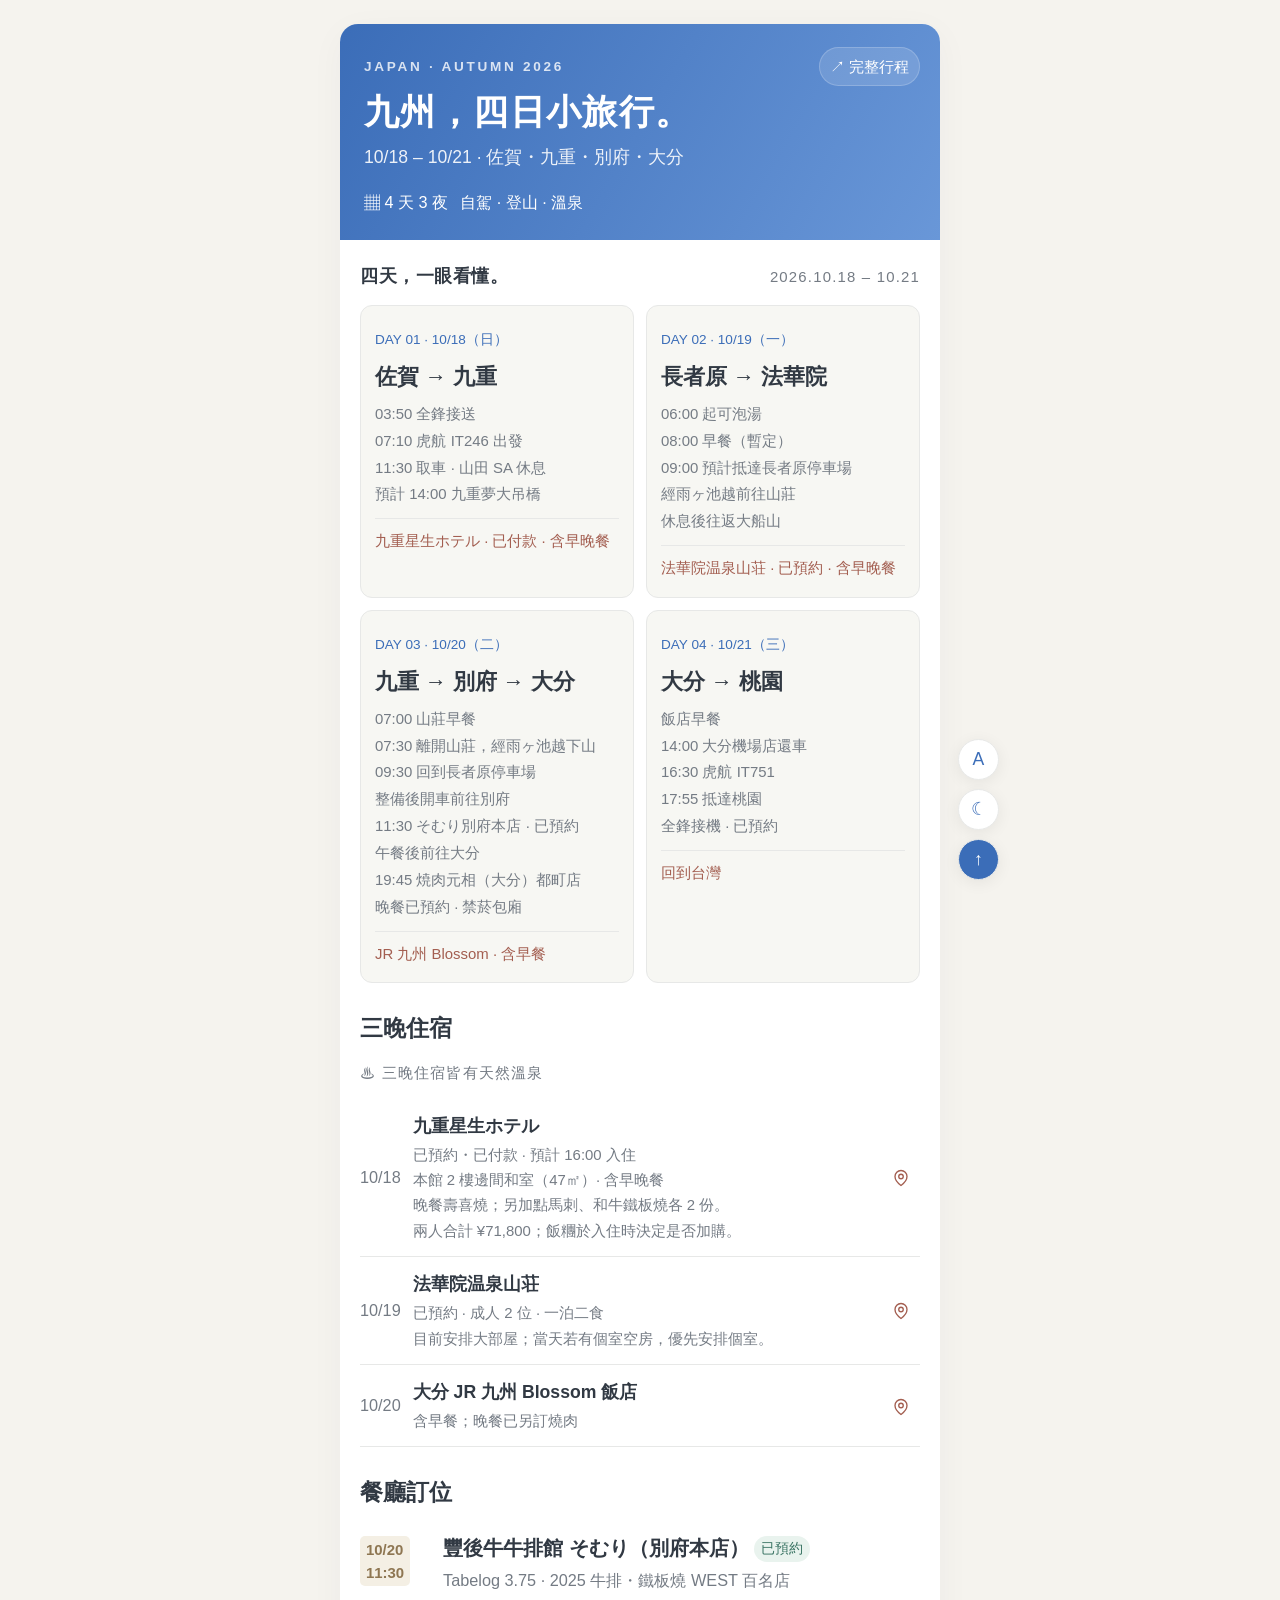
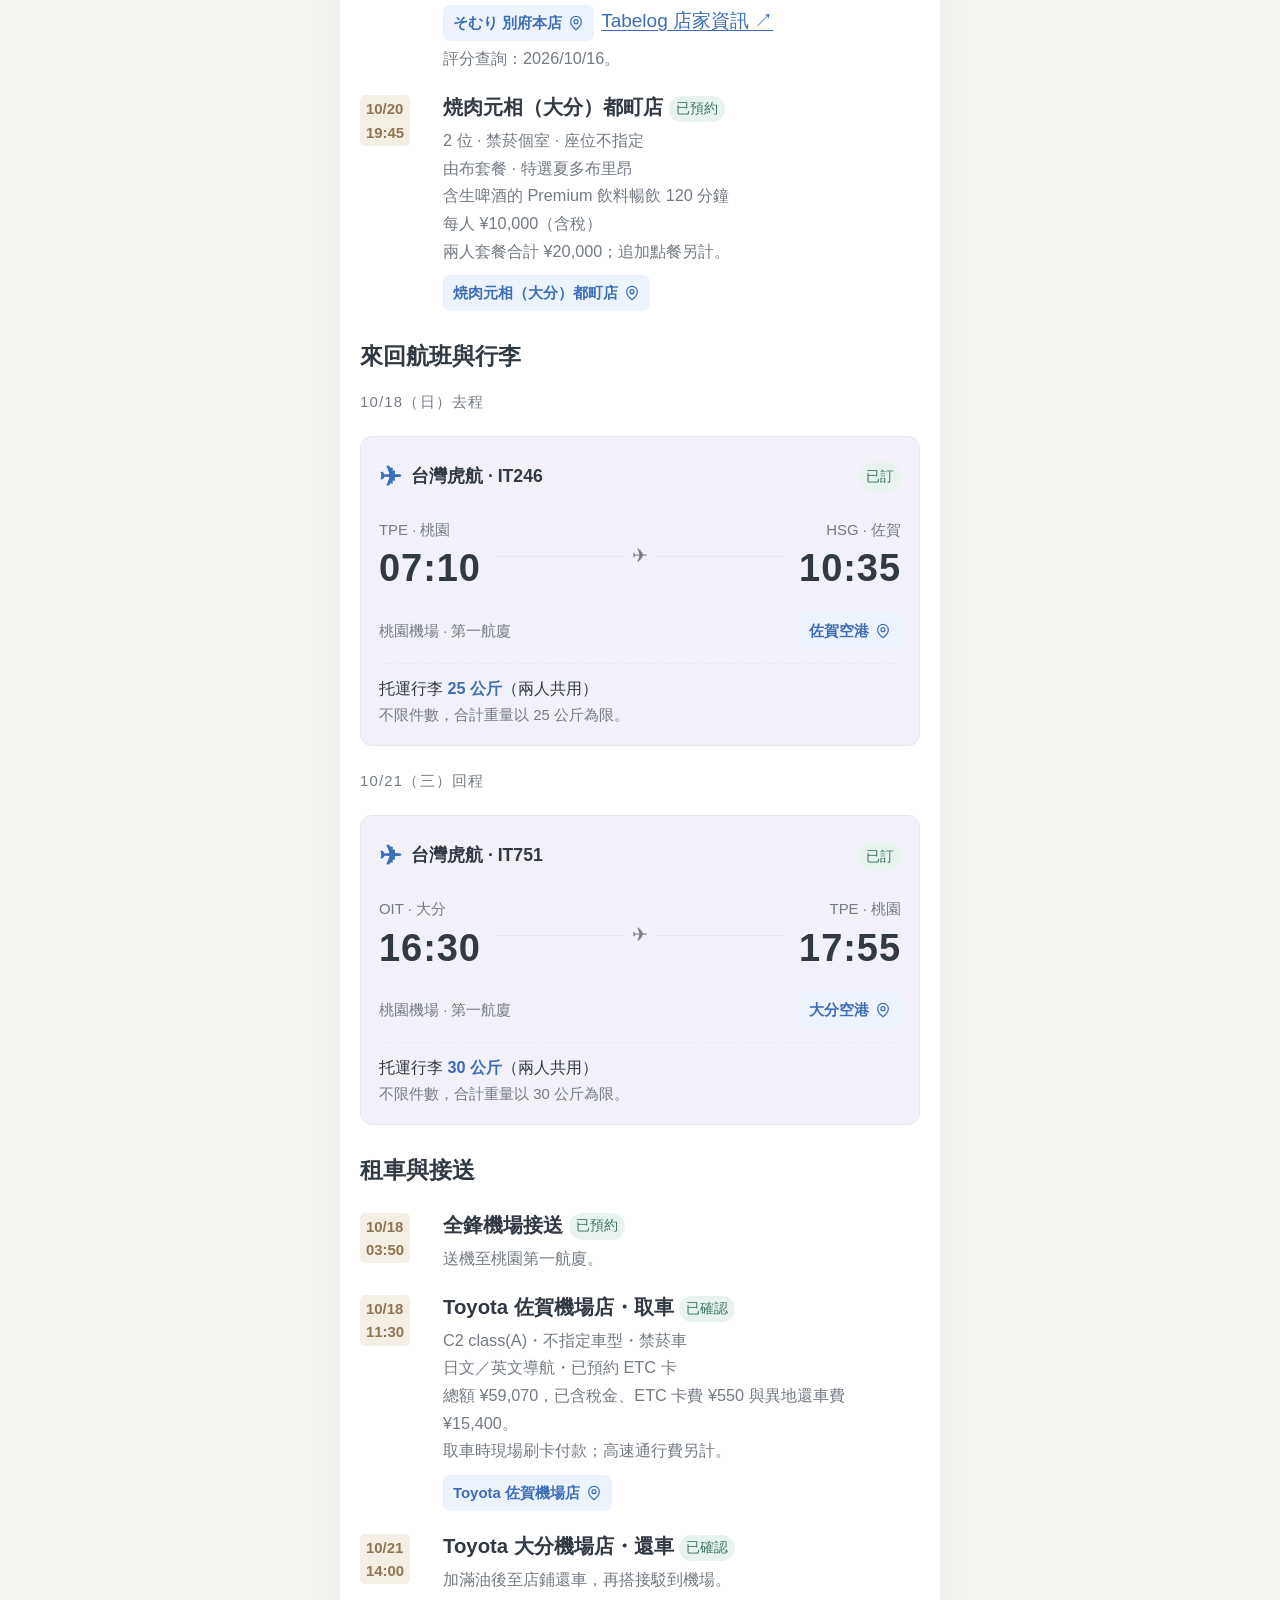
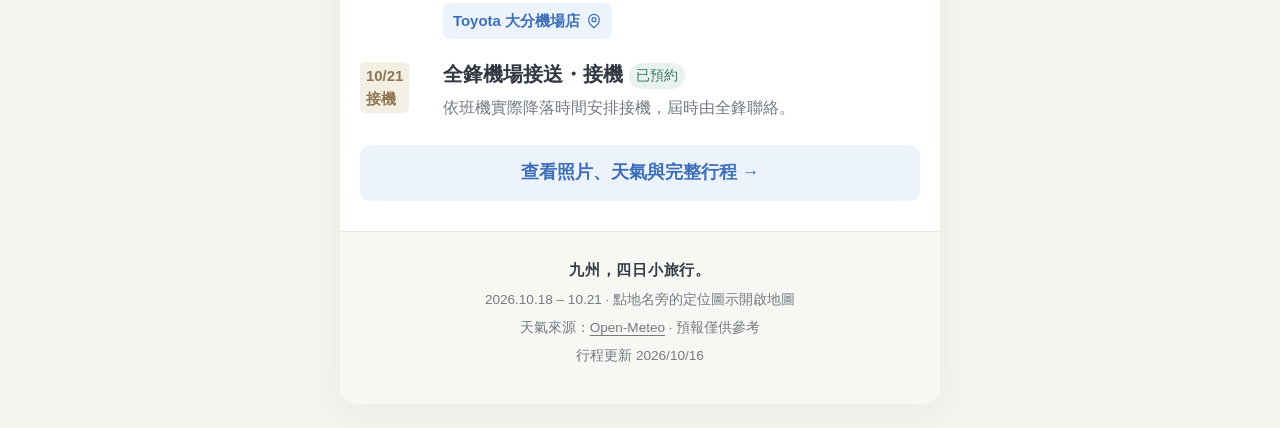
<file: summary.html>
<!doctype html><html lang="zh-Hant"><head><meta charset="utf-8"><meta name="viewport" content="width=device-width,initial-scale=1"><meta name="theme-color" content="#3b6db8"><meta name="description" content="2026 年 10 月 18 至 21 日九州四日行程：佐賀、九重、別府、大分。航班、租車、住宿、照片與每日天氣。"><title>九州四日旅 · 簡易行程表</title><script>try{var t=localStorage.getItem('trip-2026-10-theme');document.documentElement.dataset.theme=t==='dark'?'dark':'light';var s=localStorage.getItem('trip-2026-10-scale');if(['1','1.12','1.24'].includes(s)){document.documentElement.dataset.scale=s;document.documentElement.style.setProperty('--scale',s);}}catch(e){}</script><link rel="stylesheet" href="styles.css?v=20261011-weather-row"></head><body id="top"><div class="container"><header class="hero"><span class="eyebrow">JAPAN · AUTUMN 2026</span><a class="view-link" href="index.html">↗ 完整行程</a><h1>九州，四日小旅行。</h1><p>10/18 – 10/21 · 佐賀・九重・別府・大分</p><div class="hero-meta"><span>▦ 4 天 3 夜</span><span>自駕 · 登山 · 溫泉</span></div></header><main class="summary-content"><div class="section-caption"><strong>四天，一眼看懂。</strong><span>2026.10.18 – 10.21</span></div><div class="summary-grid"><a class="summary-card" href="index.html#day1"><small>DAY 01 · 10/18（日）</small><h2>佐賀 → 九重</h2><p>03:50 全鋒接送<br>07:10 虎航 IT246 出發<br>11:30 取車 · 山田 SA 休息<br>預計 14:00 九重夢大吊橋</p><div class="summary-stay">九重星生ホテル · 已付款 · 含早晚餐</div></a><a class="summary-card" href="index.html#day2"><small>DAY 02 · 10/19（一）</small><h2>長者原 → 法華院</h2><p>06:00 起可泡湯<br>08:00 早餐（暫定）<br>09:00 預計抵達長者原停車場<br>經雨ヶ池越前往山莊<br>休息後往返大船山</p><div class="summary-stay">法華院温泉山荘 · 已預約 · 含早晚餐</div></a><a class="summary-card" href="index.html#day3"><small>DAY 03 · 10/20（二）</small><h2>九重 → 別府 → 大分</h2><p>07:00 山莊早餐<br>07:30 離開山莊，經雨ヶ池越下山<br>09:30 回到長者原停車場<br>整備後開車前往別府<br>11:30 そむり別府本店 · 已預約<br>午餐後前往大分<br>19:45 焼肉元相（大分）都町店<br>晚餐已預約 · 禁菸包廂</p><div class="summary-stay">JR 九州 Blossom · 含早餐</div></a><a class="summary-card" href="index.html#day4"><small>DAY 04 · 10/21（三）</small><h2>大分 → 桃園</h2><p>飯店早餐<br>14:00 大分機場店還車<br>16:30 虎航 IT751<br>17:55 抵達桃園<br>全鋒接機 · 已預約</p><div class="summary-stay">回到台灣</div></a></div><h2 class="summary-title">三晚住宿</h2><p class="section-caption">♨ 三晚住宿皆有天然溫泉</p><div class="stay-row"><span class="date">10/18</span><div><h3>九重星生ホテル</h3><p>已預約・已付款 · 預計 16:00 入住<br>本館 2 樓邊間和室（47㎡）· 含早晚餐<br>晚餐壽喜燒；另加點馬刺、和牛鐵板燒各 2 份。<br>兩人合計 ¥71,800；飯糰於入住時決定是否加購。</p></div><a class="stay-pin" href="https://www.google.com/maps/search/?api=1&amp;query=%E4%B9%9D%E9%87%8D%E6%98%9F%E7%94%9F%E3%83%9B%E3%83%86%E3%83%AB%20%E5%A4%A7%E5%88%86%E7%9C%8C%E7%8E%96%E7%8F%A0%E9%83%A1%E4%B9%9D%E9%87%8D%E7%94%BA%E7%94%B0%E9%87%8E230" target="_blank" rel="noopener noreferrer"><span class="sr-only">九重星生ホテル</span><svg viewBox="0 0 24 24" fill="none" stroke="currentColor" stroke-width="1.8" aria-hidden="true"><path d="M20 10c0 6-8 12-8 12S4 16 4 10a8 8 0 1 1 16 0Z"/><circle cx="12" cy="10" r="3"/></svg></a></div><div class="stay-row"><span class="date">10/19</span><div><h3>法華院温泉山荘</h3><p>已預約 · 成人 2 位 · 一泊二食<br>目前安排大部屋；當天若有個室空房，優先安排個室。</p></div><a class="stay-pin" href="https://maps.app.goo.gl/927fi7xS3Q4PLwQB8" target="_blank" rel="noopener noreferrer"><span class="sr-only">法華院温泉山荘</span><svg viewBox="0 0 24 24" fill="none" stroke="currentColor" stroke-width="1.8" aria-hidden="true"><path d="M20 10c0 6-8 12-8 12S4 16 4 10a8 8 0 1 1 16 0Z"/><circle cx="12" cy="10" r="3"/></svg></a></div><div class="stay-row"><span class="date">10/20</span><div><h3>大分 JR 九州 Blossom 飯店</h3><p>含早餐；晚餐已另訂燒肉</p></div><a class="stay-pin" href="https://maps.app.goo.gl/UFtnb4A1TBKKUvmF8" target="_blank" rel="noopener noreferrer"><span class="sr-only">大分 JR 九州 Blossom 飯店</span><svg viewBox="0 0 24 24" fill="none" stroke="currentColor" stroke-width="1.8" aria-hidden="true"><path d="M20 10c0 6-8 12-8 12S4 16 4 10a8 8 0 1 1 16 0Z"/><circle cx="12" cy="10" r="3"/></svg></a></div><h2 class="summary-title">餐廳訂位</h2><div class="spot"><div class="spot-time"><b>10/20<br>11:30</b></div><div class="spot-body"><h3>豐後牛牛排館 そむり（別府本店） <span class="status">已預約</span></h3><p>Tabelog 3.75 · 2025 牛排・鐵板燒 WEST 百名店</p><div class="links"><a class="map-link" href="https://maps.app.goo.gl/q9ycQ45SiwL5s9re8" target="_blank" rel="noopener noreferrer">そむり 別府本店<svg viewBox="0 0 24 24" fill="none" stroke="currentColor" stroke-width="1.8" aria-hidden="true"><path d="M20 10c0 6-8 12-8 12S4 16 4 10a8 8 0 1 1 16 0Z"/><circle cx="12" cy="10" r="3"/></svg></a><a href="https://tabelog.com/oita/A4402/A440202/44003334/" target="_blank" rel="noopener noreferrer">Tabelog 店家資訊 ↗</a></div><p class="credit">評分查詢：2026/10/16。</p></div></div><div class="spot"><div class="spot-time"><b>10/20<br>19:45</b></div><div class="spot-body"><h3>焼肉元相（大分）都町店 <span class="status">已預約</span></h3><p>2 位 · 禁菸個室 · 座位不指定<br>由布套餐 · 特選夏多布里昂<br>含生啤酒的 Premium 飲料暢飲 120 分鐘<br>每人 ¥10,000（含稅）<br>兩人套餐合計 ¥20,000；追加點餐另計。</p><div class="links"><a class="map-link" href="https://maps.app.goo.gl/7Efxhar2c1gydk62A" target="_blank" rel="noopener noreferrer">焼肉元相（大分）都町店<svg viewBox="0 0 24 24" fill="none" stroke="currentColor" stroke-width="1.8" aria-hidden="true"><path d="M20 10c0 6-8 12-8 12S4 16 4 10a8 8 0 1 1 16 0Z"/><circle cx="12" cy="10" r="3"/></svg></a></div></div></div><h2 class="summary-title">來回航班與行李</h2><p class="section-caption">10/18（日）去程</p><article class="flight-card" aria-label="去程航班 IT246"><div class="flight-head"><span class="plane" aria-hidden="true">✈</span><span>台灣虎航 · IT246</span><span class="status">已訂</span></div><div class="flight-route"><div class="flight-end"><small>TPE · 桃園</small><strong>07:10</strong></div><span class="flight-arrow" aria-hidden="true">✈</span><div class="flight-end"><small>HSG · 佐賀</small><strong>10:35</strong></div></div><div class="flight-foot"><span>桃園機場 · 第一航廈</span><a class="map-link" href="https://www.google.com/maps/search/?api=1&amp;query=%E4%BD%90%E8%B3%80%E7%A9%BA%E6%B8%AF" target="_blank" rel="noopener noreferrer">佐賀空港<svg viewBox="0 0 24 24" fill="none" stroke="currentColor" stroke-width="1.8" aria-hidden="true"><path d="M20 10c0 6-8 12-8 12S4 16 4 10a8 8 0 1 1 16 0Z"/><circle cx="12" cy="10" r="3"/></svg></a></div><div class="baggage">托運行李 <strong>25 公斤</strong>（兩人共用）<small>不限件數，合計重量以 25 公斤為限。</small></div></article><p class="section-caption">10/21（三）回程</p><article class="flight-card" aria-label="回程航班 IT751"><div class="flight-head"><span class="plane" aria-hidden="true">✈</span><span>台灣虎航 · IT751</span><span class="status">已訂</span></div><div class="flight-route"><div class="flight-end"><small>OIT · 大分</small><strong>16:30</strong></div><span class="flight-arrow" aria-hidden="true">✈</span><div class="flight-end"><small>TPE · 桃園</small><strong>17:55</strong></div></div><div class="flight-foot"><span>桃園機場 · 第一航廈</span><a class="map-link" href="https://www.google.com/maps/search/?api=1&amp;query=%E5%A4%A7%E5%88%86%E7%A9%BA%E6%B8%AF" target="_blank" rel="noopener noreferrer">大分空港<svg viewBox="0 0 24 24" fill="none" stroke="currentColor" stroke-width="1.8" aria-hidden="true"><path d="M20 10c0 6-8 12-8 12S4 16 4 10a8 8 0 1 1 16 0Z"/><circle cx="12" cy="10" r="3"/></svg></a></div><div class="baggage">托運行李 <strong>30 公斤</strong>（兩人共用）<small>不限件數，合計重量以 30 公斤為限。</small></div></article><h2 class="summary-title">租車與接送</h2><div class="spot"><div class="spot-time"><b>10/18<br>03:50</b></div><div class="spot-body"><h3>全鋒機場接送 <span class="status">已預約</span></h3><p>送機至桃園第一航廈。</p></div></div><div class="spot"><div class="spot-time"><b>10/18<br>11:30</b></div><div class="spot-body"><h3>Toyota 佐賀機場店・取車 <span class="status">已確認</span></h3><p>C2 class(A)・不指定車型・禁菸車<br>日文／英文導航・已預約 ETC 卡<br>總額 ¥59,070，已含稅金、ETC 卡費 ¥550 與異地還車費 ¥15,400。<br>取車時現場刷卡付款；高速通行費另計。</p><div class="links"><a class="map-link" href="https://www.google.com/maps/search/?api=1&amp;query=%E3%83%88%E3%83%A8%E3%82%BF%E3%83%AC%E3%83%B3%E3%82%BF%E3%82%AB%E3%83%BC%20%E4%BD%90%E8%B3%80%E7%A9%BA%E6%B8%AF%E5%BA%97%20%E4%BD%90%E8%B3%80%E5%B8%82%E5%B7%9D%E5%89%AF%E7%94%BA%E5%A4%A7%E5%AD%97%E7%8A%AC%E4%BA%95%E9%81%939476-187" target="_blank" rel="noopener noreferrer">Toyota 佐賀機場店<svg viewBox="0 0 24 24" fill="none" stroke="currentColor" stroke-width="1.8" aria-hidden="true"><path d="M20 10c0 6-8 12-8 12S4 16 4 10a8 8 0 1 1 16 0Z"/><circle cx="12" cy="10" r="3"/></svg></a></div></div></div><div class="spot"><div class="spot-time"><b>10/21<br>14:00</b></div><div class="spot-body"><h3>Toyota 大分機場店・還車 <span class="status">已確認</span></h3><p>加滿油後至店鋪還車，再搭接駁到機場。</p><div class="links"><a class="map-link" href="https://maps.app.goo.gl/buRkkpWX2ztvm2YX8" target="_blank" rel="noopener noreferrer">Toyota 大分機場店<svg viewBox="0 0 24 24" fill="none" stroke="currentColor" stroke-width="1.8" aria-hidden="true"><path d="M20 10c0 6-8 12-8 12S4 16 4 10a8 8 0 1 1 16 0Z"/><circle cx="12" cy="10" r="3"/></svg></a></div></div></div><div class="spot"><div class="spot-time"><b>10/21<br>接機</b></div><div class="spot-body"><h3>全鋒機場接送・接機 <span class="status">已預約</span></h3><p>依班機實際降落時間安排接機，屆時由全鋒聯絡。</p></div></div><a class="summary-jump" href="index.html">查看照片、天氣與完整行程 →</a></main><footer class="footer"><b>九州，四日小旅行。</b><p>2026.10.18 – 10.21 · 點地名旁的定位圖示開啟地圖</p><p>天氣來源：<a href="https://open-meteo.com/" target="_blank" rel="noopener noreferrer">Open-Meteo</a> · 預報僅供參考</p><p>行程更新 2026/10/16</p></footer></div><div class="float-tools" aria-label="閱讀工具"><button type="button" id="textToggle" aria-label="字體大小">A</button><button type="button" id="themeToggle" aria-label="切換深色模式">☾</button><a href="#top" aria-label="回到頂部">↑</a></div><script src="app.js?v=20261011-close-center" defer></script><script src="weather.js?v=20261010-3h" defer></script></body></html>
</file>
<file: styles.css>
:root{color-scheme:light;--page:#f5f3ee;--surface:#fff;--soft:#f7f7f3;--ink:#313943;--muted:#747b84;--line:#e7e8e7;--blue:#3b6db8;--blue-soft:#edf3fc;--salmon:#a35e50;--salmon-soft:#faf0eb;--green:#397363;--green-soft:#e9f3ee;--flight:#f2f1fa;--yellow:#fff8e8;--shadow:0 8px 35px #2436520a;--scale:1;font-size:21.71px}
:root[data-theme=dark]{color-scheme:dark;--page:#0f1419;--surface:#181e26;--soft:#1d2530;--ink:#e8e5de;--muted:#a0a8b3;--line:#303946;--blue:#91b7f0;--blue-soft:#243650;--salmon:#ebad9a;--salmon-soft:#3c2d2c;--green:#9bccb8;--green-soft:#233c35;--flight:#292a40;--yellow:#342e20;--shadow:none}
*{box-sizing:border-box}html{scroll-behavior:smooth;scroll-padding-top:100px}body{margin:0;background:var(--page);color:var(--ink);font-family:-apple-system,BlinkMacSystemFont,"Noto Sans TC","PingFang TC",sans-serif;font-size:calc(19px * var(--scale));line-height:1.7;-webkit-text-size-adjust:100%}button,select{font:inherit}button,a,select{-webkit-tap-highlight-color:transparent}button{cursor:pointer}a{color:var(--blue)}a:focus-visible,button:focus-visible,select:focus-visible,summary:focus-visible{outline:3px solid #e0a955;outline-offset:4px}button{color:inherit}img{display:block;max-width:100%}svg{width:18px;height:18px;flex-shrink:0;vertical-align:middle}h1,h2,h3,p,figure{margin:0}a{text-underline-offset:3px}.container{max-width:600px;margin:24px auto;background:var(--surface);border-radius:18px;overflow:clip;box-shadow:var(--shadow)}
.hero{padding:25px 24px 23px;background:linear-gradient(120deg,#3b6db8,#6997d8);color:white;position:relative}.eyebrow{font-size:13.57px;letter-spacing:.2em;font-weight:700;opacity:.8}.hero h1{text-wrap:balance;font-size:35.28px;letter-spacing:.04em;line-height:1.35;margin:7px 0}.hero p{font-size:calc(17.64px * var(--scale));opacity:.9}.hero-meta{display:flex;align-items:center;gap:12px;margin-top:16px;font-size:16.28px}.hero-meta span{display:flex;gap:5px;align-items:center}.view-link{position:absolute;top:23px;right:20px;display:inline-flex;align-items:center;gap:4px;text-decoration:none;color:white;background:#ffffff22;border:1px solid #ffffff30;border-radius:25px;padding:6px 10px;font-size:14.93px}.view-link:hover{background:#ffffff38}
.calendar{padding:20px 20px 17px}.section-caption{display:flex;align-items:center;justify-content:space-between;gap:10px;font-size:14.93px;letter-spacing:.08em;color:var(--muted);margin-bottom:13px}.section-caption strong{color:var(--ink);font-size:17.64px;letter-spacing:.03em}.week,.calendar-grid{display:grid;grid-template-columns:repeat(7,minmax(0,1fr));gap:5px}.week span{text-align:center;font-size:14.93px;color:var(--muted);padding-bottom:7px}.week span:first-child{color:var(--salmon)}.cal-day{display:flex;flex-direction:column;justify-content:center;align-items:center;border-radius:9px;min-height:70px;color:white;text-decoration:none;line-height:1.4;position:relative}.cal-day b{font-size:28.5px}.cal-day small{font-size:13.57px;font-weight:500}.cal-day:nth-child(1){background:linear-gradient(135deg,#5689c6 50%,#658874 50%)}.cal-day:nth-child(2){background:#658874}.cal-day:nth-child(3){background:linear-gradient(135deg,#658874 50%,#ac7a67 50%)}.cal-day:nth-child(4){background:linear-gradient(135deg,#ac7a67 50%,#5689c6 50%)}.cal-empty{display:grid;place-items:center;background:var(--soft);border-radius:9px;color:var(--muted);font-size:16.28px}.calendar-note{font-size:13.57px;color:var(--muted);margin-top:8px;text-align:right}
.route-overview{margin:0 20px 25px;padding:16px 17px;background:var(--soft);border:1px solid var(--line);border-radius:12px}.route-label{display:flex;justify-content:space-between;font-size:12.21px;letter-spacing:.15em;color:var(--muted);margin-bottom:11px}.route-stops{display:flex;justify-content:space-between;align-items:center;gap:5px}.route-stops div{text-align:center;flex:1}.route-stops b{display:block;font-size:17.64px}.route-stops small{font-size:13.57px;color:var(--muted)}.route-stops>span{color:var(--muted);font-size:16.28px}.day{padding:0 20px 26px;position:relative;border-top:1px solid var(--line)}.day-header{display:flex;align-items:center;gap:10px;padding:17px 0 15px;position:sticky;top:0;z-index:10;background:var(--surface);border-bottom:1px solid var(--line);margin-bottom:17px}.day-num{width:64px;min-height:55px;flex-shrink:0;border-radius:11px;background:var(--blue-soft);color:var(--blue);text-align:center;padding:6px 1px}.day-num strong{display:block;font-size:24.43px;line-height:1.25}.day-num small{font-size:14.93px}.day-title{flex:1;min-width:0}.day-title h2{font-size:calc(23.07px * var(--scale));line-height:1.4;letter-spacing:.02em}.day-title .sub{font-size:calc(14.93px * var(--scale));color:var(--muted);margin-top:2px}.d-tag{font-size:12.21px;letter-spacing:.08em;color:var(--blue);font-weight:700;margin-bottom:2px}.weather-mini{font-size:13.57px;color:var(--blue);border:1px solid var(--line);border-radius:9px;background:var(--soft);padding:6px 7px;text-align:center;max-width:106px;text-decoration:none;line-height:1.5;flex-shrink:0}.weather-mini span{display:block}.weather-mini strong{font-size:16.28px}.day-header.is-stuck{padding-block:9px;box-shadow:0 8px 12px -12px #0005}.day-header.is-stuck .sub{display:none}.day-header.is-stuck .day-num{min-height:44px;padding:3px 0}.day-header.is-stuck .day-num strong{font-size:21.71px}
.weather-details{border:1px solid var(--line);border-radius:11px;margin-bottom:22px;background:var(--soft);scroll-margin-top:100px}.weather-details summary{cursor:pointer;padding:10px 12px;font-size:14.93px;color:var(--muted);list-style:none;display:flex;justify-content:space-between;align-items:center}.weather-details summary::-webkit-details-marker{display:none}.weather-details summary:after{content:'＋';font-size:19px}.weather-details[open] summary:after{content:'−'}.weather-panel{padding:0 12px 12px}.weather-top{display:flex;align-items:center;justify-content:space-between;gap:8px;flex-wrap:wrap}.weather-location{border:1px solid var(--line);background:var(--surface);color:var(--ink);border-radius:6px;padding:4px 5px;font-size:14.93px;max-width:55%}.weather-main{font-size:16.28px;font-weight:600;color:var(--blue)}.rain-grid{display:grid;grid-template-columns:repeat(8,minmax(36px,1fr));gap:3px;margin-top:8px;overflow-x:auto;overscroll-behavior-x:contain}.rain-grid[hidden]{display:none}.rain-cell{text-align:center;padding:5px 2px;background:var(--surface);border-radius:5px;line-height:1.5;white-space:nowrap;font-variant-numeric:tabular-nums}.rain-cell small{display:block;font-size:11px;color:var(--muted)}.rain-cell strong{display:block;font-size:14px;color:var(--blue)}.rain-cell.mid strong{color:#b28025}.rain-cell.high strong{color:#c56551}.weather-foot{display:flex;align-items:center;justify-content:space-between;gap:5px;margin-top:7px}.weather-updated{font-size:12.21px;color:var(--muted)}.weather-refresh{border:0;background:transparent;color:var(--blue);font-size:13.57px;min-height:30px;padding:2px 3px}.weather-refresh:disabled{opacity:.5;cursor:wait}.weather-hint{font-size:12px;color:var(--muted);margin-top:3px}
.spot{display:grid;grid-template-columns:72px minmax(0,1fr);gap:11px;margin:20px 0}.spot-time{color:var(--muted);font-size:calc(14.93px * var(--scale));line-height:1.55;padding-top:3px}.spot-time b{display:inline-block;color:#8e7652;background:#f4efe4;border-radius:5px;padding:2px 6px;font-weight:600;white-space:nowrap}[data-theme=dark] .spot-time b{background:#383225;color:#d9c59e}.spot-body h3{font-size:calc(20.35px * var(--scale));line-height:1.5}.spot-body p{font-size:calc(16.28px * var(--scale));color:var(--muted);margin-top:4px}.status{font-size:13.57px;font-weight:500;background:var(--green-soft);color:var(--green);padding:3px 7px;border-radius:20px;white-space:nowrap;display:inline-block;vertical-align:middle}.links{display:flex;flex-wrap:wrap;gap:7px;margin-top:10px}.map-link,.soft-link{display:inline-flex;align-items:center;justify-content:center;gap:6px;min-height:36px;max-width:100%;padding:6px 10px;border-radius:7px;background:var(--blue-soft);color:var(--blue);font-size:calc(14.93px * var(--scale));font-weight:600;text-decoration:none;line-height:1.6}.map-link svg{width:16px;height:16px}.map-link.stay-link{background:var(--salmon-soft);color:var(--salmon)}.soft-link{font-weight:400;background:var(--soft);border:1px solid var(--line)}.tip{padding:12px 13px;margin:15px 0;border-left:3px solid #d5b56e;background:var(--yellow);border-radius:0 9px 9px 0;font-size:calc(16.28px * var(--scale));color:var(--muted)}.tip strong{display:block;color:var(--ink);font-size:16.28px;margin-bottom:3px}.rental-details{margin-top:9px;font-size:calc(16.28px * var(--scale));color:var(--muted)}.rental-details summary{color:var(--blue);cursor:pointer;padding-block:4px}.rental-details p{margin-top:7px}
.flight-card{margin:22px 0;padding:17px 18px;background:var(--flight);border:1px solid var(--line);border-radius:12px}.flight-head{display:flex;align-items:center;gap:9px;font-size:17.64px;font-weight:600}.flight-head .plane{font-size:27.14px;color:var(--blue)}.flight-head .status{margin-left:auto}.flight-route{display:flex;align-items:center;justify-content:space-between;gap:8px;margin:17px 0}.flight-end small{display:block;font-size:14.93px;color:var(--muted)}.flight-end strong{font-size:38px;line-height:1.4;letter-spacing:.025em;font-variant-numeric:tabular-nums}.flight-end:last-child{text-align:right}.flight-arrow{color:var(--muted);flex:1;display:flex;align-items:center;gap:5px;margin-inline:6px}.flight-arrow:before,.flight-arrow:after{content:'';height:1px;background:var(--line);flex:1}.flight-foot{display:flex;flex-wrap:wrap;align-items:center;justify-content:space-between;gap:8px;font-size:14.93px;color:var(--muted)}.baggage{margin-top:14px;padding-top:11px;border-top:1px dashed var(--line);font-size:calc(16.28px * var(--scale))}.baggage small{font-size:calc(14.93px * var(--scale));color:var(--muted);display:block}.baggage strong{color:var(--blue)}
.feature{border:1px solid var(--line);border-radius:13px;overflow:hidden;margin:24px 0;background:var(--surface)}.photo-area{position:relative;background:var(--soft)}.photo-grid{display:grid;gap:3px;aspect-ratio:1.42}.photo-grid.three{grid-template-columns:1.5fr 1fr;grid-template-rows:1fr 1fr}.photo-grid.three .photo:first-child{grid-row:span 2}.photo-grid.two{grid-template-columns:1.15fr 1fr}.photo-grid.four{grid-template-columns:repeat(2,1fr);grid-template-rows:1fr 1fr;aspect-ratio:1.25}.photo{display:block;border:0;padding:0;background:var(--soft);overflow:hidden;position:relative;min-width:0;min-height:0}.photo img{width:100%;height:100%;object-fit:cover;transition:transform .4s}.photo:hover img{transform:scale(1.035)}.photo-badge{position:absolute;top:13px;left:13px;background:#ffffffef;color:#404b50;border-radius:5px;padding:5px 8px;font-size:13.57px;font-weight:600;pointer-events:none;box-shadow:0 2px 12px #0001}.photo-badge.right{left:auto;right:13px;background:#365d50e8;color:white}.photo-hint{position:absolute;right:9px;bottom:9px;color:white;text-shadow:0 1px 5px #000;background:#0005;border-radius:5px;font-size:12.21px;padding:3px 6px;pointer-events:none}.feature-body{padding:18px}.kicker{font-size:12.21px;letter-spacing:.18em;color:var(--salmon);font-weight:700}.feature h3{font-family:Georgia,"Noto Serif TC","Songti TC",serif;font-size:calc(31.21px * var(--scale));line-height:1.45;letter-spacing:.035em;margin-top:4px}.feature p{font-size:calc(16.28px * var(--scale));color:var(--muted);margin-top:7px}.stay-dates{font-size:14.93px;color:var(--muted);margin-top:8px}.meal-tag{display:inline-block;font-size:14.93px;padding:3px 8px;background:var(--salmon-soft);color:var(--salmon);border-radius:5px;margin-top:10px}.feature .credit{font-size:12.21px;color:var(--muted);margin-top:13px;line-height:1.65}.credit a{color:inherit}.carousel-track{display:flex;overflow-x:auto;scroll-snap-type:x mandatory;scrollbar-width:none;aspect-ratio:1.6}.carousel-track::-webkit-scrollbar{display:none}.carousel-slide{flex:0 0 100%;scroll-snap-align:start;position:relative}.carousel-slide .photo{width:100%;height:100%}.carousel-caption{position:absolute;bottom:12px;left:13px;right:90px;font-size:13.57px;color:white;text-shadow:0 1px 7px #000;pointer-events:none}.carousel-controls{display:flex;align-items:center;justify-content:space-between;padding:8px 12px;background:var(--soft);font-size:12.21px;color:var(--muted)}.carousel-dots{display:flex;gap:1px}.carousel-dot{width:24px;height:23px;display:grid;place-items:center;background:none;border:0;padding:0}.carousel-dot:after{content:'';width:5px;height:5px;border-radius:50%;background:var(--muted);opacity:.3}.carousel-dot[aria-pressed=true]:after{opacity:1;background:var(--blue);width:14px;border-radius:6px}.carousel-step{border:0;background:transparent;color:var(--blue);width:28px;height:25px;padding:0;font-size:23.07px}.carousel-nav{display:flex;align-items:center;gap:5px}
.footer{text-align:center;padding:25px 22px 32px;background:var(--soft);color:var(--muted);font-size:14.93px;border-top:1px solid var(--line)}.footer b{color:var(--ink);letter-spacing:.05em}.footer p{margin:5px 0;font-size:13.57px}.footer a{color:var(--muted)}.float-tools{position:fixed;bottom:20px;right:max(14px,calc((100vw - 600px)/2 - 59px));display:flex;flex-direction:column;gap:9px;z-index:20}.float-tools button,.float-tools a{width:41px;height:41px;border-radius:50%;border:1px solid var(--line);background:var(--surface);box-shadow:0 3px 16px #0001;color:var(--blue);display:grid;place-items:center;text-decoration:none;font-size:17.64px}.float-tools a{background:var(--blue);color:var(--surface)}.lightbox{border:0;background:#10151af7;color:white;max-width:100vw;max-height:100dvh;width:100vw;height:100dvh;margin:0;padding:60px 16px 70px}.lightbox::backdrop{background:#10151aee}.lightbox[open]{display:flex;flex-direction:column;align-items:center;justify-content:center}.lightbox img{max-height:calc(100dvh - 160px);max-width:min(1100px,100%);object-fit:contain;min-height:0}.lightbox-caption{margin-top:13px;font-size:16.28px;text-align:center;color:#eee}.lightbox-close{position:absolute;top:15px;right:17px;background:#ffffff18;border:0;color:white;font-size:35.28px;width:43px;height:43px;border-radius:50%}.lightbox-nav{display:flex;align-items:center;justify-content:center;gap:30px;margin-top:12px;font-size:16.28px}.lightbox-nav button{border:1px solid #ffffff40;background:#ffffff15;color:white;border-radius:25px;width:43px;height:32px}.summary-content{padding:22px 20px 30px}.summary-grid{display:grid;grid-template-columns:repeat(2,minmax(0,1fr));gap:12px}.summary-card{padding:16px 14px;border:1px solid var(--line);background:var(--soft);border-radius:12px;color:var(--ink);text-decoration:none}.summary-card small{font-size:13.57px;color:var(--blue)}.summary-card h2{font-size:21.71px;margin:5px 0}.summary-card p{font-size:14.93px;color:var(--muted);line-height:1.8}.summary-card .summary-stay{border-top:1px solid var(--line);margin-top:10px;padding-top:9px;color:var(--salmon);font-size:14.93px}.summary-title{font-size:23.07px;margin:26px 0 12px}.stay-row{display:flex;gap:12px;align-items:center;padding:13px 0;border-bottom:1px solid var(--line)}.stay-row .date{font-size:16.28px;color:var(--muted);flex-shrink:0}.stay-row div{flex:1;min-width:0}.stay-row h3{font-size:17.64px}.stay-row p{font-size:14.93px;color:var(--muted)}.stay-row>a{padding:10px;color:var(--salmon)}.checklist{padding-left:20px;margin:7px 0;color:var(--muted);font-size:16.28px}.checklist li{margin:7px 0}.summary-jump{display:block;text-align:center;padding:13px;background:var(--blue-soft);border-radius:10px;text-decoration:none;margin-top:24px;font-weight:600;font-size:17.64px}
.sr-only{position:absolute;width:1px;height:1px;padding:0;margin:-1px;overflow:hidden;clip:rect(0,0,0,0);white-space:nowrap;border:0}.weather-main>span+span{margin-left:4px}.cal-day small{text-align:center}.summary-card h2{font-size:calc(21.71px * var(--scale))}.summary-card p,.summary-card .summary-stay,.stay-row p{font-size:calc(14.93px * var(--scale))}.stay-row h3{font-size:calc(17.64px * var(--scale))}.summary-title{font-size:calc(23.07px * var(--scale))}.checklist{font-size:calc(16.28px * var(--scale))}
.cal-day{height:clamp(66px,12vw,80px);min-height:0;display:block;text-align:center}.cal-day b{position:absolute;inset:0;display:grid;place-items:center;line-height:1;font-size:29.85px}.cal-from,.cal-to{position:absolute;z-index:1;font-size:13.57px;line-height:1.15;font-weight:500;white-space:nowrap}.cal-from{left:5px;top:5px}.cal-to{right:5px;bottom:5px}
.route-map{margin:0 20px 25px;padding:15px 12px 12px;border:1px solid var(--line);border-radius:12px;background:var(--soft)}.route-map-head{display:flex;justify-content:space-between;gap:8px;color:var(--muted);font-size:12.21px;font-weight:600;letter-spacing:.13em;margin-bottom:11px}.kyushu-map{position:relative;aspect-ratio:1610/1156;border-radius:7px;overflow:hidden;background:#b1bac1}.kyushu-map>img{width:100%;height:100%;object-fit:contain}.kyushu-overlay{position:absolute;inset:0;width:100%;height:100%;overflow:visible;font-family:-apple-system,BlinkMacSystemFont,"Noto Sans TC",sans-serif}.map-line-under{fill:none;stroke:#482a20;stroke-width:18;stroke-linecap:round;stroke-linejoin:round;opacity:.7}.map-line{fill:none;stroke:#fff2d7;stroke-width:8;stroke-linecap:round;stroke-linejoin:round}.map-later{stroke-dasharray:18 12}.map-direction{fill:none;stroke:#fff2d7;stroke-width:7}.map-node{fill:#402c27;stroke:#fff2d7;stroke-width:6}.map-ring{fill:#fff2d71c;stroke:#fff2d7;stroke-width:4}.map-hit{fill:transparent}.map-leader{fill:none;stroke:#fff2d7;stroke-width:4;stroke-linecap:round}.map-place{font-size:66.49px;font-weight:700;fill:#fffaf0;paint-order:stroke;stroke:#483a33;stroke-width:8;stroke-linejoin:round}.map-day{font-size:44.78px;font-weight:500;fill:#fff2d7;paint-order:stroke;stroke:#483a33;stroke-width:6;stroke-linejoin:round}.kyushu-overlay a:hover .map-node,.kyushu-overlay a:focus-visible .map-node{fill:#c48139}.route-map-note{display:flex;justify-content:space-between;gap:8px;align-items:center;margin-top:7px;font-size:13.57px;color:var(--muted)}.map-expand{font-size:13.57px;text-decoration:none;color:var(--blue);padding:4px 5px}.route-mountain-stops{border-top:1px solid var(--line);margin-top:9px;padding-top:10px;scroll-margin-top:95px}.mountain-caption{font-size:13.57px;font-weight:600;color:var(--muted)}.route-mountain-stops .links{margin-top:7px;gap:6px}.route-mountain-stops .map-link{font-size:13.57px;padding:5px 7px;min-height:31px}.route-map-dialog{width:min(1500px,97vw);height:auto;max-width:97vw;max-height:94dvh;margin:auto;padding:45px 13px 13px;background:var(--surface);border:1px solid var(--line);border-radius:12px;color:var(--ink)}.route-map-dialog::backdrop{background:#0f1419d9}.route-map-dialog .map-dialog-scroll{overflow:auto}.route-map-dialog .kyushu-map{min-width:680px}.route-map-dialog .lightbox-close{top:4px;right:8px;color:var(--ink);font-size:32.57px;width:36px;height:36px;background:var(--soft)}.route-map-dialog>p{position:absolute;top:12px;left:15px;font-size:14.93px;color:var(--muted)}[data-theme=dark] .kyushu-map>img{filter:brightness(.8) saturate(.9)}
.route-map-dialog{height:fit-content}.map-dialog-scroll{max-height:calc(94dvh - 64px)}
@media(max-width:620px){.route-map{margin-inline:17px;padding:13px 9px 10px}.cal-from,.cal-to{font-size:12.21px}.cal-from{top:5px;left:4px}.cal-to{bottom:5px;right:4px}.cal-day b{font-size:28.5px}.route-map-head{font-size:10.86px;letter-spacing:.08em}}
@media(max-width:380px){.cal-day{height:63px}.cal-day b{font-size:25.78px}.cal-from,.cal-to{font-size:10.86px;letter-spacing:-.2px}.route-map{margin-inline:14px}}
@media(max-width:700px){.float-tools{right:12px;bottom:16px}.float-tools button,.float-tools a{width:36px;height:36px;opacity:.93}}
@media(max-width:620px){.container{margin:0;border-radius:0;box-shadow:none}.hero{padding:24px 20px 22px}.hero h1{font-size:33.92px}.hero .view-link{top:23px;right:17px}.day{padding-inline:17px}.calendar{padding-inline:17px}.route-overview{margin-inline:17px}.footer{padding-bottom:65px}.day-title h2{font-size:calc(21.71px * var(--scale))}.day-header{gap:8px}.weather-mini{font-size:12.21px;max-width:93px}.feature-body{padding:16px}.weather-location{max-width:52%}}
@media(max-width:380px){.hero h1{font-size:31.21px}.view-link{font-size:13.57px;padding-inline:8px}.calendar,.summary-content{padding-inline:14px}.day{padding-inline:14px}.day-title h2{font-size:calc(19px * var(--scale))}.day-num{width:44px}.weather-mini{max-width:85px;padding-inline:5px}.spot{grid-template-columns:51px minmax(0,1fr);gap:8px}.flight-card{padding:15px}.cal-day{min-height:61px}.cal-day b{font-size:25.78px}.cal-day small{font-size:12.21px}.summary-grid{gap:8px}.summary-card{padding:13px 10px}}
@media(prefers-reduced-motion:reduce){html{scroll-behavior:auto}*,*:before,*:after{transition:none!important;scroll-behavior:auto!important}}
@media(max-width:420px){.hero{display:flex;flex-wrap:wrap;align-items:center;justify-content:space-between;gap:0 8px}.hero .view-link{position:static;margin-bottom:8px;flex-shrink:0}.hero .eyebrow{margin-bottom:8px;font-size:12.65px;letter-spacing:.12em}.hero h1,.hero>p,.hero-meta{flex-basis:100%}.hero h1{margin-top:0}.cal-day{height:74px}.summary-grid{grid-template-columns:1fr}.summary-card{padding:17px}.carousel-controls{flex-wrap:wrap;gap:4px 8px}.carousel-controls>span:first-child{flex-basis:100%}.day-num{width:56px}.spot{grid-template-columns:62px minmax(0,1fr)}}
@media(max-width:360px){.weather-mini{max-width:84px}.day-header{gap:7px}.cal-from{left:3px}.cal-to{right:3px}}
@media(max-width:620px){.hero{display:flex;flex-wrap:wrap;align-items:center;justify-content:space-between;gap:0 8px}.hero .view-link{position:static;margin-bottom:8px;flex-shrink:0}.hero .eyebrow{margin-bottom:8px}.hero h1,.hero>p,.hero-meta{flex-basis:100%}.hero h1{margin-top:0}.section-caption{flex-wrap:wrap}.day-num{width:64px}.spot{grid-template-columns:72px minmax(0,1fr)}}
@media(max-width:420px){.cal-day{height:82px}.day-header{display:grid;grid-template-columns:64px minmax(0,1fr);column-gap:10px;row-gap:5px}.day-num{grid-row:1 / span 2;align-self:start}.day-title,.weather-mini{grid-column:2}.weather-mini{justify-self:start;text-align:left;max-width:100%}.weather-mini span{display:inline}.weather-mini span+span:before{content:' · '}.route-map-head{flex-wrap:wrap}.hero .eyebrow{letter-spacing:.06em}}
@media(max-width:360px){.cal-from{left:1px}.cal-to{right:1px}.flight-route{gap:4px}.flight-arrow{margin-inline:0;min-width:16px}.flight-arrow:before,.flight-arrow:after{display:none}}
@media print{.float-tools,.view-link,.weather-details,.weather-mini,.carousel-controls{display:none}.container{max-width:none;margin:0;box-shadow:none}.day-header{position:static}.feature,.flight-card{break-inside:avoid}.photo-grid{max-height:280px}.day{break-before:page}body{background:white}}

.photo-badge.right.onsen-badge{display:inline-flex;align-items:center;gap:6px;background:#d94b12;color:#fff;padding:6px 10px;font-size:calc(14px * var(--scale));font-weight:700;line-height:1.3;box-shadow:0 2px 8px #0002}.onsen-symbol{font-family:Arial,"Hiragino Sans",sans-serif;font-size:1.4em;line-height:1;font-weight:400}

/* Hosshou: large onsen photo on the left, three photos stacked on the right. */
.photo-grid.one-three{grid-template-columns:minmax(0,2fr) minmax(0,1fr);grid-template-rows:repeat(3,minmax(0,1fr));aspect-ratio:1.6}.photo-grid.one-three .photo:first-child{grid-column:1;grid-row:1 / 4}.photo-grid.one-three .photo:not(:first-child){grid-column:2}

.lightbox-close{display:grid;place-items:center;padding:0;line-height:1}.lightbox-close svg{display:block;width:24px;height:24px;pointer-events:none}

/* Gansou: keep all seven photos visible in two compact collage rows. */
#gansou .photo-grid.four{grid-template-columns:repeat(4,minmax(0,1fr));grid-template-rows:minmax(0,1fr);aspect-ratio:4}
#gansou .gansou-extra-photos{display:grid;grid-template-columns:repeat(3,minmax(0,1fr));grid-template-rows:minmax(0,1fr);gap:3px;margin-top:3px;aspect-ratio:4}
#gansou .gansou-gallery-meta{display:flex;align-items:center;gap:7px;padding:7px 9px;background:var(--soft)}
#gansou .gansou-gallery-meta .photo-badge{position:static;box-shadow:none;font-size:11px;line-height:1.6;padding:3px 6px;white-space:nowrap}
#gansou .gansou-gallery-hint{margin-left:auto;color:var(--muted);font-size:11px;line-height:1.5;white-space:nowrap}

/* Photo viewer: swipe or drag to browse, with explicit controls and gesture guidance. */
#lightbox{padding:56px 16px 24px}
#lightbox .lightbox-stage{display:flex;align-items:center;justify-content:center;width:min(1100px,100%);height:min(65dvh,720px);flex:0 1 auto;min-height:0;overflow:hidden;touch-action:pan-y pinch-zoom;user-select:none;-webkit-user-select:none;cursor:grab}
#lightbox .lightbox-stage.is-dragging{cursor:grabbing}
#lightbox .lightbox-stage img{max-height:100%;max-width:100%;width:auto;height:auto;object-fit:contain;-webkit-user-drag:none}
#lightbox .lightbox-swipe-hint{display:flex;align-items:center;justify-content:center;gap:10px;margin:10px 0 0;padding:5px 12px;border:1px solid #ffffff30;border-radius:20px;color:#f5f5f5;background:#ffffff0d;font-size:14px;line-height:1.5}
#lightbox .lightbox-swipe-hint span{font-size:19px;line-height:1}
#lightbox .lightbox-nav{gap:24px;margin-top:10px}
#lightbox .lightbox-nav button{width:48px;height:44px;font-size:22px}
#lightbox .lightbox-nav[hidden],#lightbox .lightbox-swipe-hint[hidden]{display:none}

/* Compact lunch gallery, using the existing swipe controls. */
#somuri .carousel-track{aspect-ratio:2}
</file>
